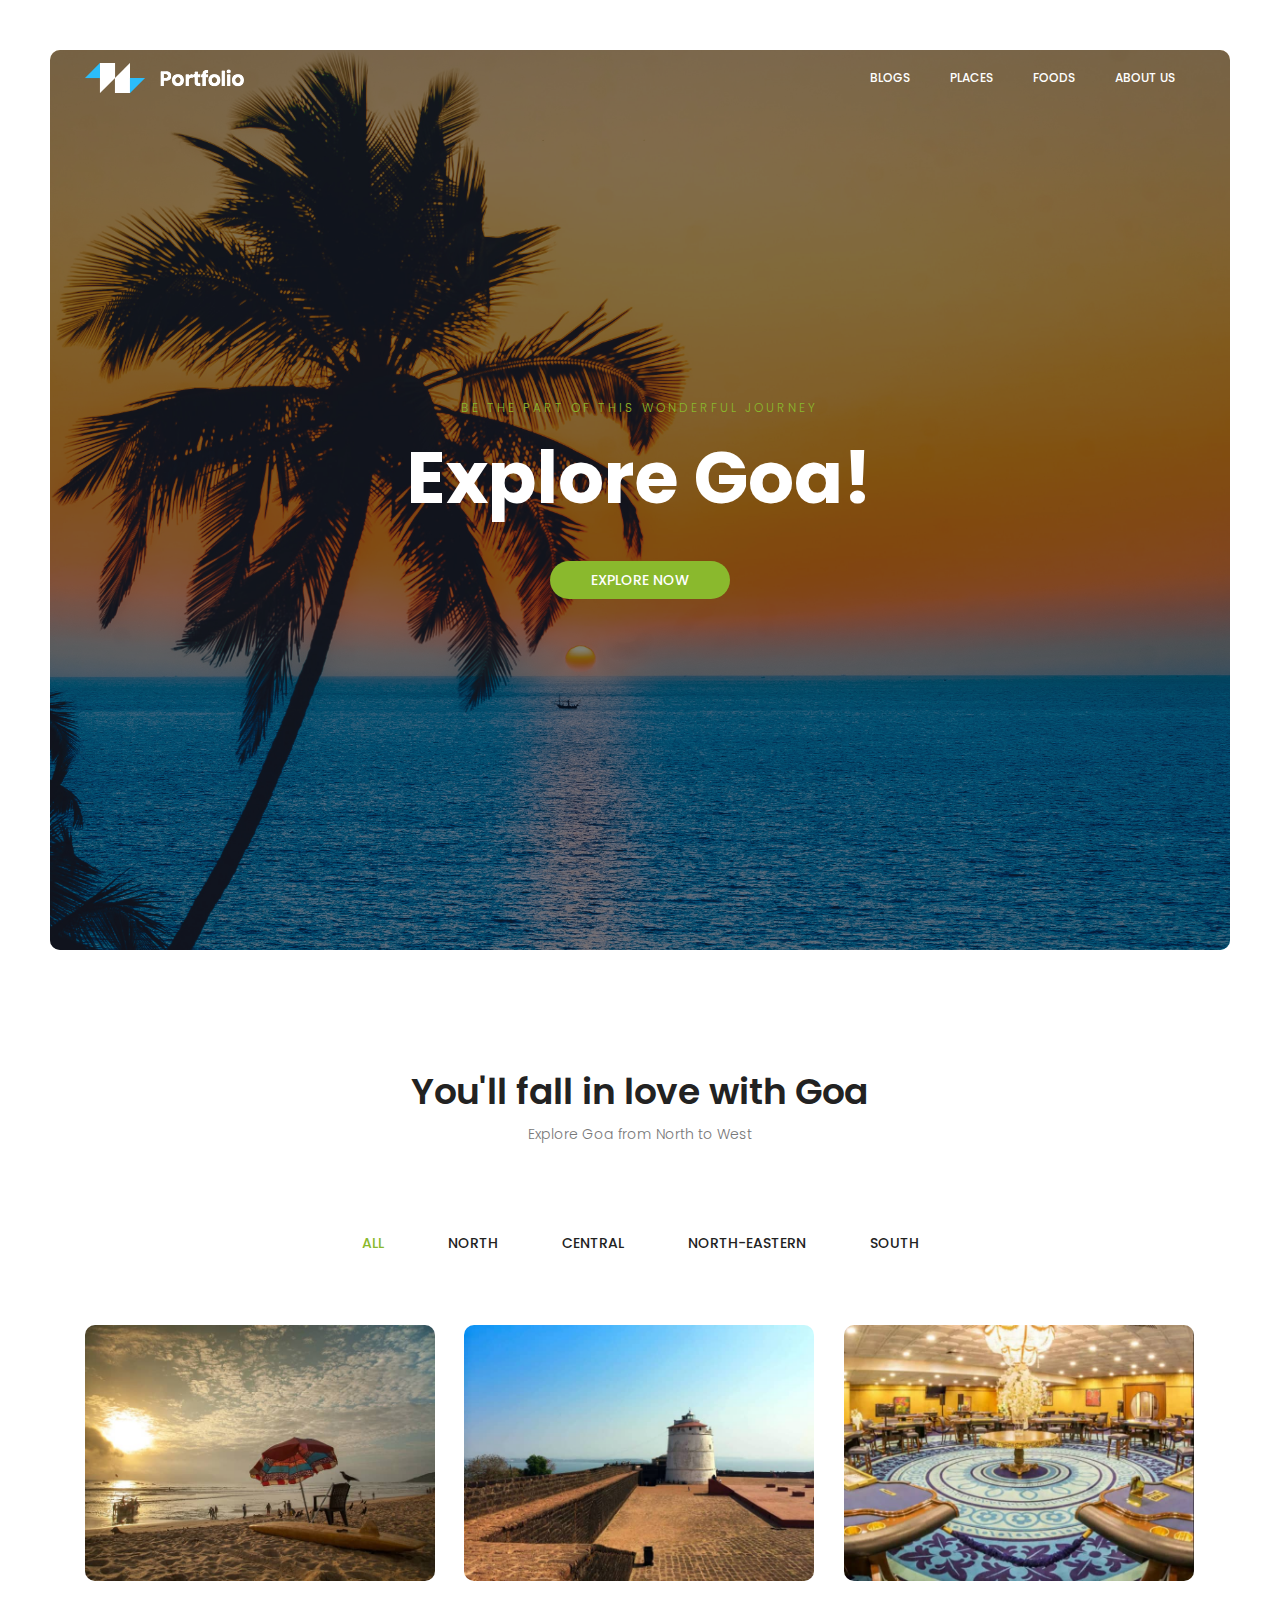
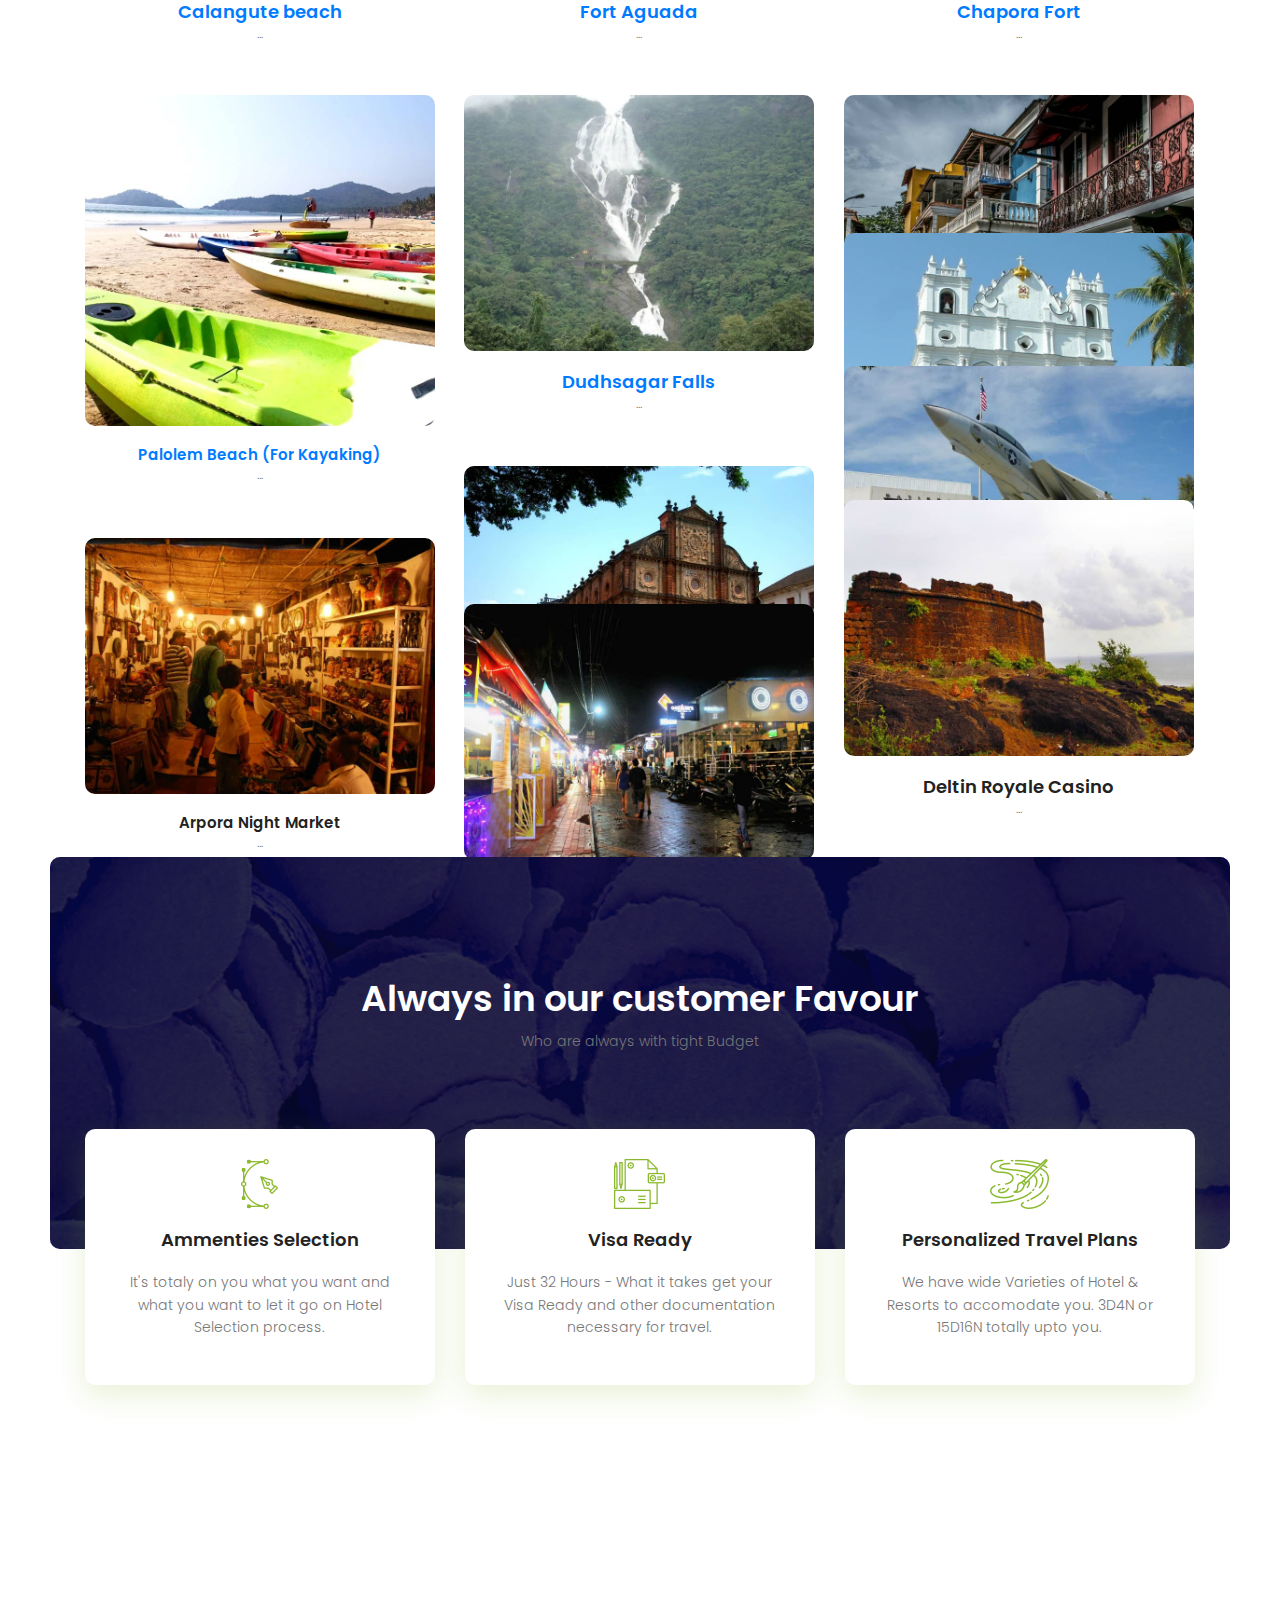
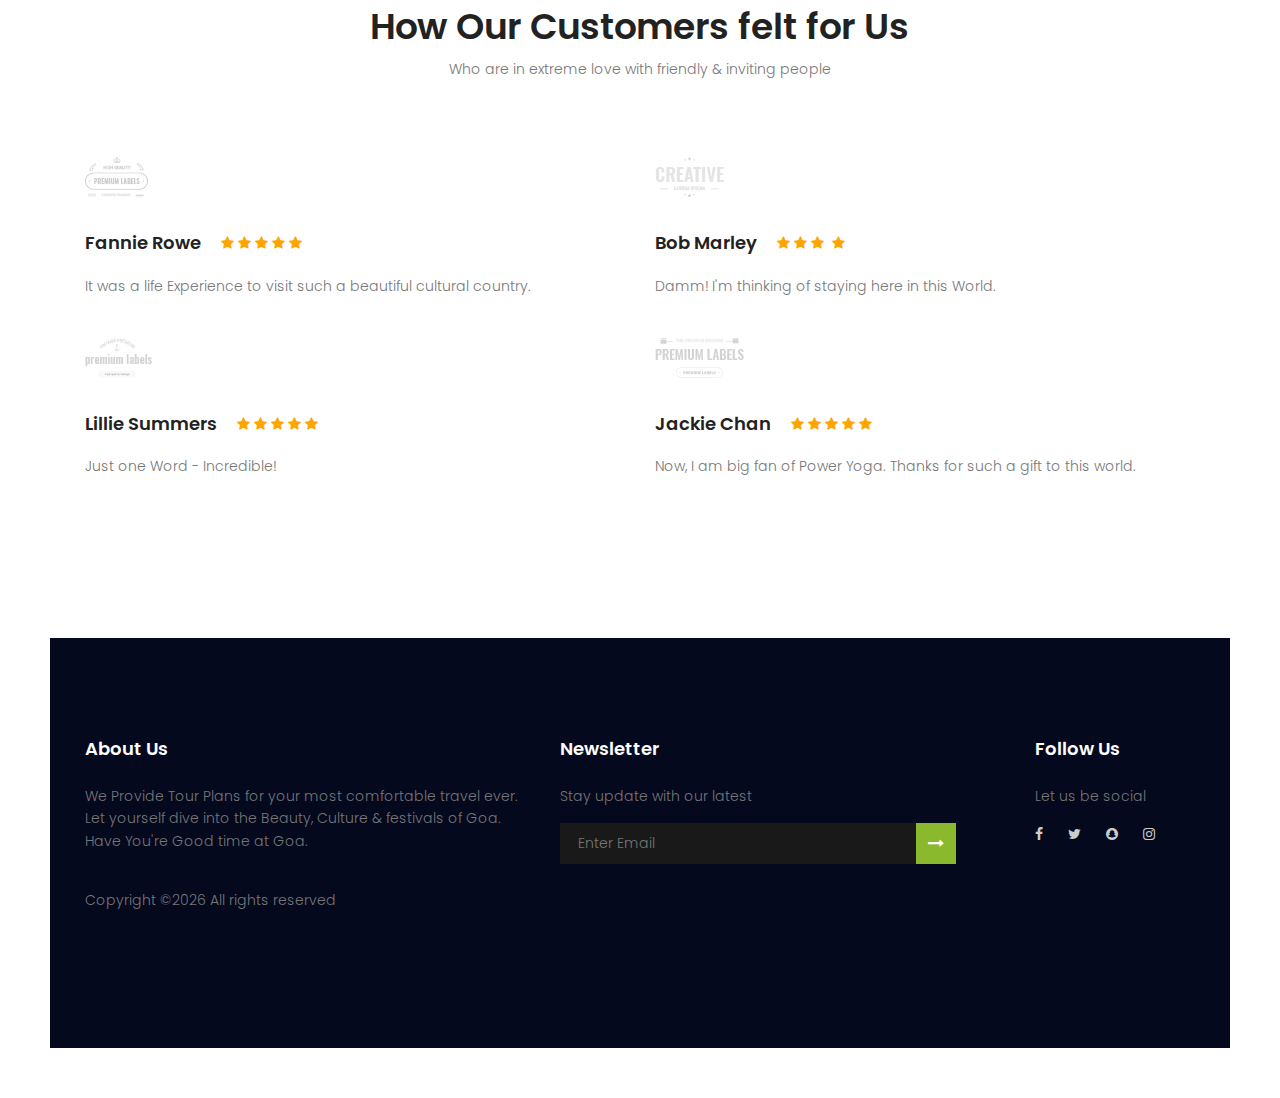
<file: index.html>
<!DOCTYPE html>
	<html lang="zxx" class="no-js">
	<head>
		<!-- Mobile Specific Meta -->
		<meta name="viewport" content="width=device-width, initial-scale=1, shrink-to-fit=no">
		<!-- Favicon-->
		<link rel="shortcut icon" href="img/fav.png">
		<!-- Author Meta -->
		<meta name="author" content="">
		<!-- Meta Description -->
		<meta name="description" content="">
		<!-- Meta Keyword -->
		<meta name="keywords" content="">
		<!-- meta character set -->
		<meta charset="UTF-8">
		<link style="new.css"
		<!-- Site Title -->
		<title>Explore Goa</title>
        <link rel="icon" href="./img/j1.jpg" type="image/jpg">
		<link href="https://fonts.googleapis.com/css?family=Poppins:100,200,400,300,500,600,700" rel="stylesheet"> 
			<!--CSS============================================= -->
			<link rel="stylesheet" href="css/linearicons.css">
			<link rel="stylesheet" href="css/font-awesome.min.css">
			<link rel="stylesheet" href="css/bootstrap.css">
			<link rel="stylesheet" href="css/magnific-popup.css">
			<link rel="stylesheet" href="css/nice-select.css">					
			<link rel="stylesheet" href="css/animate.min.css">
			<link rel="stylesheet" href="css/owl.carousel.css">
			<link rel="stylesheet" href="css/main.css">
		</head>
		<body>
			<div class="protfolio-wrap">

			<!-- Start Header Area -->
			<header class="default-header">
				<nav class="navbar navbar-expand-lg  navbar-light">
					<div class="container">
						  <a class="navbar-brand" href="index.html">
						  	<img src="img/logo.png" alt="">
						  </a>
						  <button class="navbar-toggler" type="button" data-toggle="collapse" data-target="#navbarSupportedContent" aria-controls="navbarSupportedContent" aria-expanded="false" aria-label="Toggle navigation">
						    <span class="text-white lnr lnr-menu"></span>
						  </button>

						  <div class="collapse navbar-collapse justify-content-end align-items-center" id="navbarSupportedContent">
						    <ul class="navbar-nav">
								<li><a href="./Pages-inside/blog.html">Blogs</a></li>
								<li><a href="#portfolio">Places</a></li>
								<li><a href="./Pages-inside/foods.html">Foods</a></li>
								<li><a href="./Pages-inside/About.html">About Us</a></li>
						    </ul>
						  </div>						
					</div>
				</nav>
			</header>
			<!-- End Header Area -->	
				<!-- start banner Area -->
				<section class="banner-area relative" id="home">	
					<div class="overlay overlay-bg"></div>
					<div class="container">
						<div class="row fullscreen d-flex align-items-center justify-content-center">
							<div class="banner-content col-lg-10">
								<h5 class="text-uppercase">Be the part of this Wonderful Journey</h5>
								<h1>
									Explore Goa!				
								</h1>
								<a  href="#Jump" class="primary-btn text-uppercase">Explore Now</a>
							</div>											
						</div>
					</div>
					<div id="Jump"></div>
				</section>
				<!-- End banner Area -->	
				
				<!-- Start portfolio-area Area -->	
				<section class="portfolio-area section-gap" id="portfolio">
				  <div class="container">
						<div class="row d-flex justify-content-center">
							<div class="menu-content col-lg-10">
								<div class="title text-center">
									<h1 class="mb-10"><a id="J" >You'll fall in love with Goa</h1>
									<p>Explore Goa from North to West</p>
								</div>
							</div>
						</div>
				    
				    <div class="filters">
				      <ul>
				        <li class="active" data-filter="*">All</li>
				        <li data-filter=".corporate">North</li>
				        <li data-filter=".personal">Central</li>
				        <li data-filter=".agency">North-Eastern</li>
				        <li data-filter=".portal">South</li>
				      </ul>
				    </div>
				    
				    <div class="filters-content">
				      <div class="row grid">
				        <div class="single-portfolio col-sm-4 all corporate">
				          <div class="item">
				            <img src="img/p1.jpg" alt="Work 1">
				            <div class="p-inner">
				              <h4><a href="./Pages-inside/Beach-Info.html">Calangute beach</a></h4>
				              <div class="cat">...</div>
				            </div>
				          </div>
				        </div>
				        <div class="single-portfolio col-sm-4 all personal">
				          <div class="item">
				            <img src="img/p2.jpg" alt="Work 1">
				            <div class="p-inner">
				              <h4><a href="./Pages-inside/Fort Aguada.html">Fort Aguada</a></h4>
				              <div class="cat">...</div>
				            </div>
				          </div>
				        </div>
				        <div class="single-portfolio col-sm-4 all agency">
				          <div class="item">
				            <img src="img/p9.jpg" alt="Work 1">
				            <div class="p-inner">
				              <h4><a href="/Pages-inside/chaporafort.html">Chapora Fort</a></h4>
				              <div class="cat">...</div>
				            </div>
				          </div>
				        </div>
				        <div class="single-portfolio col-sm-4 all portal">
				          <div class="item">
				            <img src="img/p12.jpg" alt="Work 1">
				            <div class="p-inner">
				              <h5><a href="/Pages-inside/Palolem Beach.html">Palolem Beach (For Kayaking)</a></h5>
				              <div class="cat">...</div>
				            </div>
				          </div>
				        </div>

				        <div class="single-portfolio col-sm-4 all corporate">
				          <div class="item">
				            <img src="img/p5.jpg" alt="Work 1">
				            <div class="p-inner">
				              <h4><a href="Pages-inside/Dudhsagar Falls.html">Dudhsagar Falls</a></h4>
				              <div class="cat">...</div>
				            </div>
				          </div>
				        </div>
				        <div class="single-portfolio col-sm-4 all personal">
				          <div class="item">
				            <img src="img/p6.jpg" alt="Work 1">
				            <div class="p-inner">
				              <h4><a href="/Pages-inside/Fontainhas.html">Fontainhas</a></h4>
				              <div class="cat">...</div>
				            </div>
				          </div>
				        </div>
				        <div class="single-portfolio col-sm-4 all agency">
				          <div class="item">
				            <img src="img/p7.jpg" alt="Work 1">
				            <div class="p-inner">
				              <h5>Reis Magos Fort</h5>
				              <div class="cat">...</div>
				            </div>
				          </div>
				        </div>
				        <div class="single-portfolio col-sm-4 all portal">
				          <div class="item">
				            <img src="img/p10.jpg" alt="Work 1">
				            <div class="p-inner">
				              <h5>Naval Aviation Museum</h5>
				              <div class="cat">...</div>
				            </div>
				          </div>
				        </div>		
				        <div class="single-portfolio col-sm-4 all corporate">
				          <div class="item">
				            <img src="img/p4.jpg" alt="Work 1">
				            <div class="p-inner">
				              <h4>Basilica de Bom Jesus</h4>
				              <div class="cat">...</div>
				            </div>
				          </div>
				        </div>
				        <div class="single-portfolio col-sm-4 all personal">
				          <div class="item">
				            <img src="img/p3.jpg" alt="Work 1">
				            <div class="p-inner">
				              <h4>Deltin Royale Casino</h4>
				              <div class="cat">...</div>
				            </div>
				          </div>
				        </div>
				        <div class="single-portfolio col-sm-4 all agency">
				          <div class="item">
				            <img src="img/p8.jpg" alt="Work 1">
				            <div class="p-inner">
				              <h5>Arpora Night Market</h5>
				              <div class="cat">...</div>
				            </div>
				          </div>
				        </div>
				        <div class="single-portfolio col-sm-4 all portal">
				          <div class="item">
				            <img src="img/p11.jpg" alt="Work 1">
				            <div class="p-inner">
				              <h5>Tito’s Lane</h5>
				              <div class="cat">...</div>
				            </div>
				          </div>
				        </div>					        		        
				        
				      </div>
				    </div>
				    
				  </div>
				</section>
				<!-- End portfolio-area Area -->	

				
				<!-- Start service Area -->
				<section class="service-area section-gap relative" id="service">
					<div class="overlay overlay-bg"></div>	
					<div class="container">
						<div class="row d-flex justify-content-center">
							<div class="menu-content pb-60 col-lg-10">
								<div class="title text-center">
									<h1 class="mb-10 text-white">Always in our customer Favour</h1>
									<p>Who are always with tight Budget</p>
								</div>
							</div>
						</div>	
					</div>	
				</section>
				<!-- End service Area -->
				
				<!-- Start services Area -->
				<section class="services-area pb-100" >
					<div class="container">
						<div class="row">
							<div class="col-lg-4">
								<div class="single-service">
									<img class="img-fluid" src="img/s1.png" alt="">
									<h4>Ammenties Selection</h4>
									<p>
										It's totaly on you what you want and what you want to let it go on Hotel Selection process.
									</p>
								</div>
							</div>
							<div class="col-lg-4">
								<div class="single-service">
									<img class="img-fluid" src="img/s2.png" alt="">
									<h4>Visa Ready</h4>
									<p>
										Just 32 Hours - What it takes get your Visa Ready and other documentation necessary for travel.
									</p>
								</div>
							</div>
							<div class="col-lg-4">
								<div class="single-service">
									<img class="img-fluid" src="img/s3.png" alt="">
									<h4>Personalized Travel Plans</h4>
									<p>
										We have wide Varieties of Hotel &amp; Resorts to accomodate you. 3D4N or 15D16N totally upto you.
									</p>
								</div>
							</div>														
						</div>
					</div>	
				</section>
				<!-- End services Area -->
				
				<!-- Start review Area -->
				<section class="review-area section-gap" id="testimonial">
					<div class="container">
						<div class="row d-flex justify-content-center">
							<div class="menu-content pb-60 col-lg-10">
								<div class="title text-center">
									<h1 class="mb-10">How Our Customers felt for Us</h1>
									<p>Who are in extreme love with friendly &amp; inviting people</p>
								</div>
							</div>
						</div>							
						<div class="row">
							<div class="col-lg-6">
								<div class="single-review">
									<img src="img/c1.png" alt="">
									<div class="title d-flex flex-row">
										<a href="#"><h4>Fannie Rowe</h4></a>									
										<div class="star">
											<span class="fa fa-star checked"></span>
											<span class="fa fa-star checked"></span>
											<span class="fa fa-star checked"></span>
											<span class="fa fa-star checked"></span>
											<span class="fa fa-star checked"></span>
										</div>
									</div>
									<p>
										It was a life Experience to visit such a beautiful cultural country.
									</p>
								</div>	
								<div class="single-review">
									<img src="img/c3.png" alt="">
									<div class="title d-flex flex-row">
										<a href="#"><h4>Lillie Summers</h4></a>									
										<div class="star">
											<span class="fa fa-star checked"></span>
											<span class="fa fa-star checked"></span>
											<span class="fa fa-star checked"></span>
											<span class="fa fa-star checked"></span>
											<span class="fa fa-star checked"></span>
										</div>
									</div>
									<p>
										Just one Word - Incredible!
									</p>
								</div>															
							</div>
							<div class="col-lg-6">
								<div class="single-review">
									<img src="img/c2.png" alt="">
									<div class="title d-flex flex-row">
										<a href="#"><h4>Bob Marley</h4></a>									
										<div class="star">
											<span class="fa fa-star checked"></span>
											<span class="fa fa-star checked"></span>
											<span class="fa fa-star checked"></span>
											<span class="fa fa-starchecked"></span>
											<span class="fa fa-star checked"></span>
										</div>
									</div>
									<p>
										Damm! I'm thinking of staying here in this World.
									</p>
								</div>	
								<div class="single-review">
									<img src="img/c4.png" alt="">
									<div class="title d-flex flex-row">
										<a href="#"><h4>Jackie Chan</h4></a>									
										<div class="star">
											<span class="fa fa-star checked"></span>
											<span class="fa fa-star checked"></span>
											<span class="fa fa-star checked"></span>
											<span class="fa fa-star checked"></span>
											<span class="fa fa-star checked"></span>
										</div>
									</div>
									<p>
										Now, I am big fan of Power Yoga. Thanks for such a gift to this world.
									</p>
								</div>															
							</div>							
						</div>
                    </div>	
				</section>
				<!-- End review Area -->
				

				<!-- start footer Area -->		
				<footer class="footer-area section-gap">
					<div class="container">
						<div class="row">
							<div class="col-lg-5 col-md-6 col-sm-6">
								<div class="single-footer-widget">
									<h6>About Us</h6>
									<p>
										We Provide Tour Plans for your most comfortable travel ever. Let yourself dive into the Beauty, Culture &amp; festivals of Goa. Have You're Good time at Goa.
									</p>
									<p class="footer-text">
Copyright &copy;<script>document.write(new Date().getFullYear());</script> All rights reserved 
								</p>	
								</div>
							</div>
							<div class="col-lg-5  col-md-6 col-sm-6">
								<div class="single-footer-widget">
									<h6>Newsletter</h6>
									<p>Stay update with our latest</p>
									<div class="" id="mc_embed_signup">
							         <form target="_blank"  action="" method="get" class="form-inline">
											<input class="form-control" name="EMAIL" placeholder="Enter Email" onfocus="this.placeholder = ''" onblur="this.placeholder = 'Enter Your Email Here '" required="" type="email">
				                            	<button class="click-btn btn btn-default"><i class="fa fa-long-arrow-right" aria-hidden="true"></i></button>
				                           
											<div class="info"></div>
										</form>
									</div>
								</div>
							</div>						
							<div class="col-lg-2 col-md-6 col-sm-6 social-widget">
								<div class="single-footer-widget">
									<h6>Follow Us</h6>
									<p>Let us be social</p>
									<div class="footer-social d-flex align-items-center">
										<a href="#"><i class="fa fa-facebook"></i></a>
										<a href="#"><i class="fa fa-twitter"></i></a>
										<a href="#"><i class="fa fa-snapchat"></i></a>
										<a href="#"><i class="fa fa-instagram"></i></a>
									</div>
								</div>
							</div>							
						</div>
					</div>
				</footer>	
				<!-- End footer Area -->					
			</div>
			<script src="js/vendor/jquery-2.2.4.min.js"></script>
			<script src="https://cdnjs.cloudflare.com/ajax/libs/popper.js/1.12.9/umd/popper.min.js" integrity="sha384-ApNbgh9B+Y1QKtv3Rn7W3mgPxhU9K/ScQsAP7hUibX39j7fakFPskvXusvfa0b4Q" crossorigin="anonymous"></script>
			<script src="js/vendor/bootstrap.min.js"></script>			
  			<script src="js/easing.min.js"></script>			
			<script src="js/jquery.ajaxchimp.min.js"></script>
			<script src="js/jquery.magnific-popup.min.js"></script>	
			<script src="js/owl.carousel.min.js"></script>			
			<script src="js/jquery.sticky.js"></script>			
			<script src="js/jquery.nice-select.min.js"></script>			
			<script src="js/parallax.min.js"></script>	
			<script src="js/mail-script.js"></script>
			<script src="js/isotope.pkgd.min.js"></script>	
			<script src="js/main.js"></script>	
		</body>
	</html>
</file>
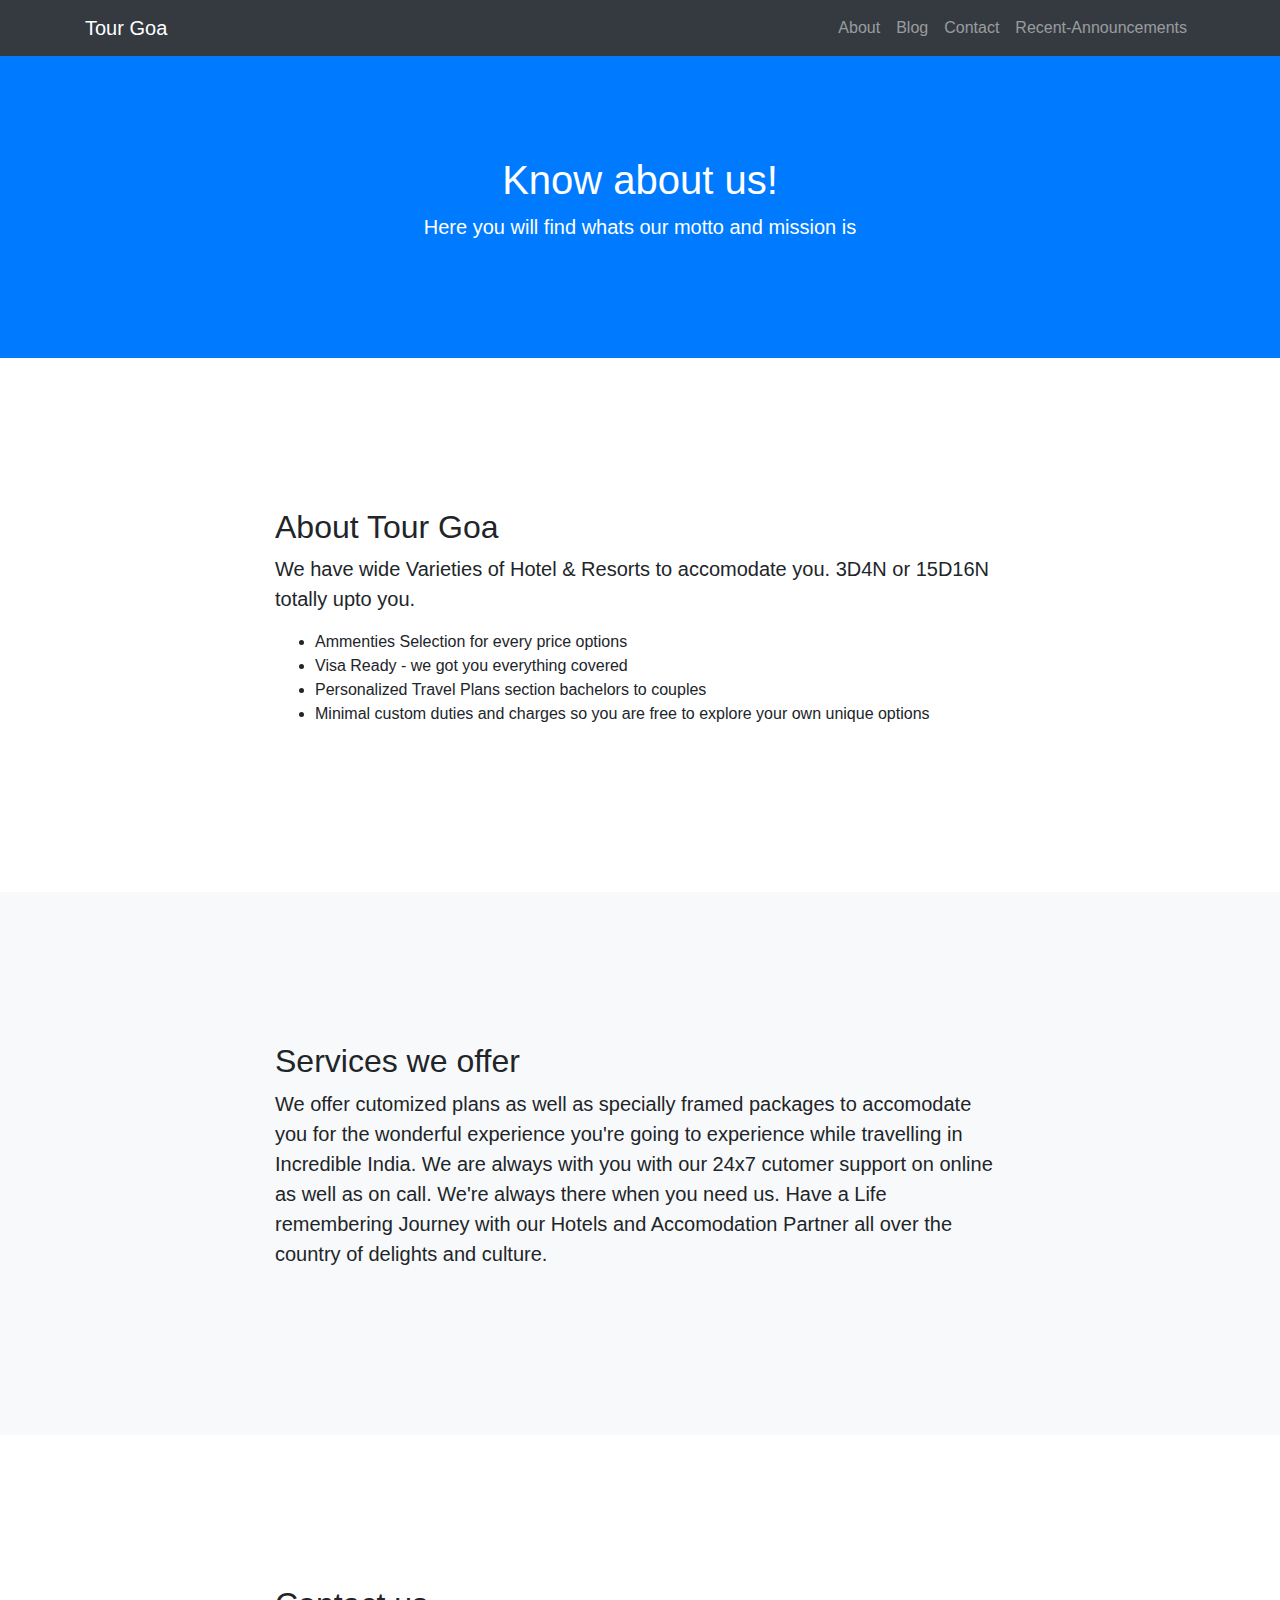
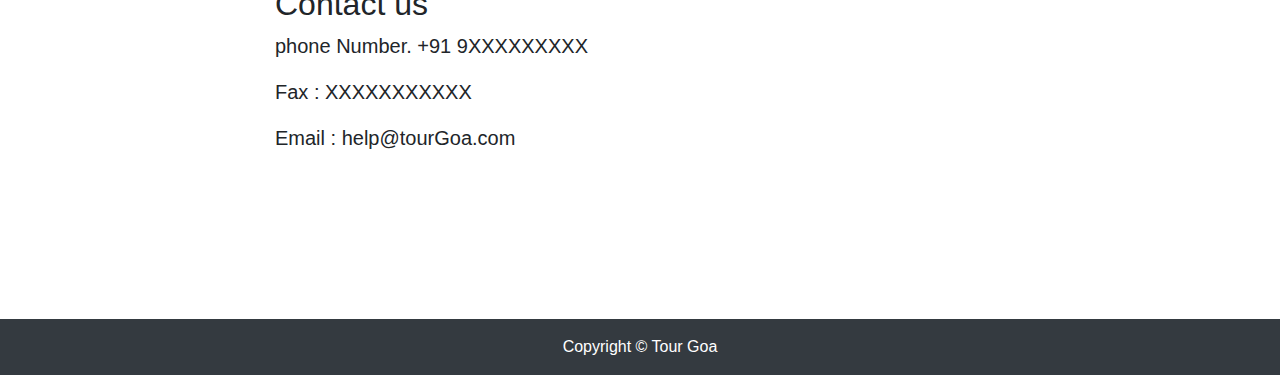
<file: Pages-inside/About.html>
<!DOCTYPE html>
<html lang="en">

<head>

  <meta charset="utf-8">
  <meta name="viewport" content="width=device-width, initial-scale=1, shrink-to-fit=no">
  <meta name="description" content="">
  <meta name="author" content="">

  <title>About Us - Tour Goa</title>

  <!-- Bootstrap core CSS -->
  <link href="./bootstrap/css/bootstrap.min.css" rel="stylesheet">

  <!-- Custom styles for this template -->
  <link href="css/scrolling-nav.css" rel="stylesheet">

</head>

<body id="page-top">

  <!-- Navigation -->
  <nav class="navbar navbar-expand-lg navbar-dark bg-dark fixed-top" id="mainNav">
    <div class="container">
      <a class="navbar-brand js-scroll-trigger" href="/index.html">Tour Goa</a>
      <button class="navbar-toggler navbar-toggler-right" type="button" data-toggle="collapse" data-target="#navbarResponsive" aria-controls="navbarResponsive" aria-expanded="false" aria-label="Toggle navigation">
        <span class="navbar-toggler-icon"></span>
      </button>
      <div class="collapse navbar-collapse " id="navbarResponsive">
        <ul class="navbar-nav ml-auto">
          <li class="nav-item">
            <a class="nav-link js-scroll-trigger" href="#about">About</a>
          </li>
          <li class="nav-item">
            <a class="nav-link js-scroll-trigger" href="/Pages-inside/blog.html">Blog</a>
          </li>
          <li class="nav-item">
            <a class="nav-link js-scroll-trigger" href="#contact">Contact</a>
          </li>
            <li class="nav-item">
            <a class="nav-link js-scroll-trigger" href="Recent-Announcement.html" target="_blank">Recent-Announcements</a>
          </li>
        </ul>
      </div>
    </div>
  </nav>

  <header class="bg-primary text-white">
    <div class="container text-center">
      <h1>Know about us!</h1>
      <p class="lead">Here you will find whats our motto and mission is</p>
    </div>
  </header>

  <section id="about">
    <div class="container">
      <div class="row">
        <div class="col-lg-8 mx-auto">
          <h2>About Tour Goa</h2>
          <p class="lead">We have wide Varieties of Hotel & Resorts to accomodate you. 3D4N or 15D16N totally upto you.</p>
          <ul>
            <li>Ammenties Selection for every price options</li>
            <li>Visa Ready - we got you everything covered</li>
            <li>Personalized Travel Plans section bachelors to couples</li>
            <li>Minimal custom duties and charges so you are free to explore your own unique options</li>
          </ul>
        </div>
      </div>
    </div>
  </section>

  <section id="services" class="bg-light">
    <div class="container">
      <div class="row">
        <div class="col-lg-8 mx-auto">
          <h2>Services we offer</h2>
          <p class="lead">We offer cutomized plans as well as specially framed packages to accomodate you for the wonderful experience you're going to experience while travelling in Incredible India. We are always with you with our 24x7 cutomer support on online as well as on call. We're always there when you need us. Have a Life remembering Journey with our Hotels and Accomodation Partner all over the country of delights and culture.</p>
        </div>
      </div>
    </div>
  </section>

  <section id="contact">
    <div class="container">
      <div class="row">
        <div class="col-lg-8 mx-auto">
          <h2>Contact us</h2>
            <p class="lead">phone Number. +91 9XXXXXXXXX</p>
            <p class="lead">Fax : XXXXXXXXXXX</p>
            <p class="lead">Email : help@tourGoa.com</p>
        </div>
      </div>
    </div>
  </section>

  <!-- Footer -->
  <footer class="py-3 bg-dark">
    <div class="container">
      <p class="m-0 text-center text-white">Copyright &copy; Tour Goa</p>
    </div>
  </footer>



</body>

</html>
</file>
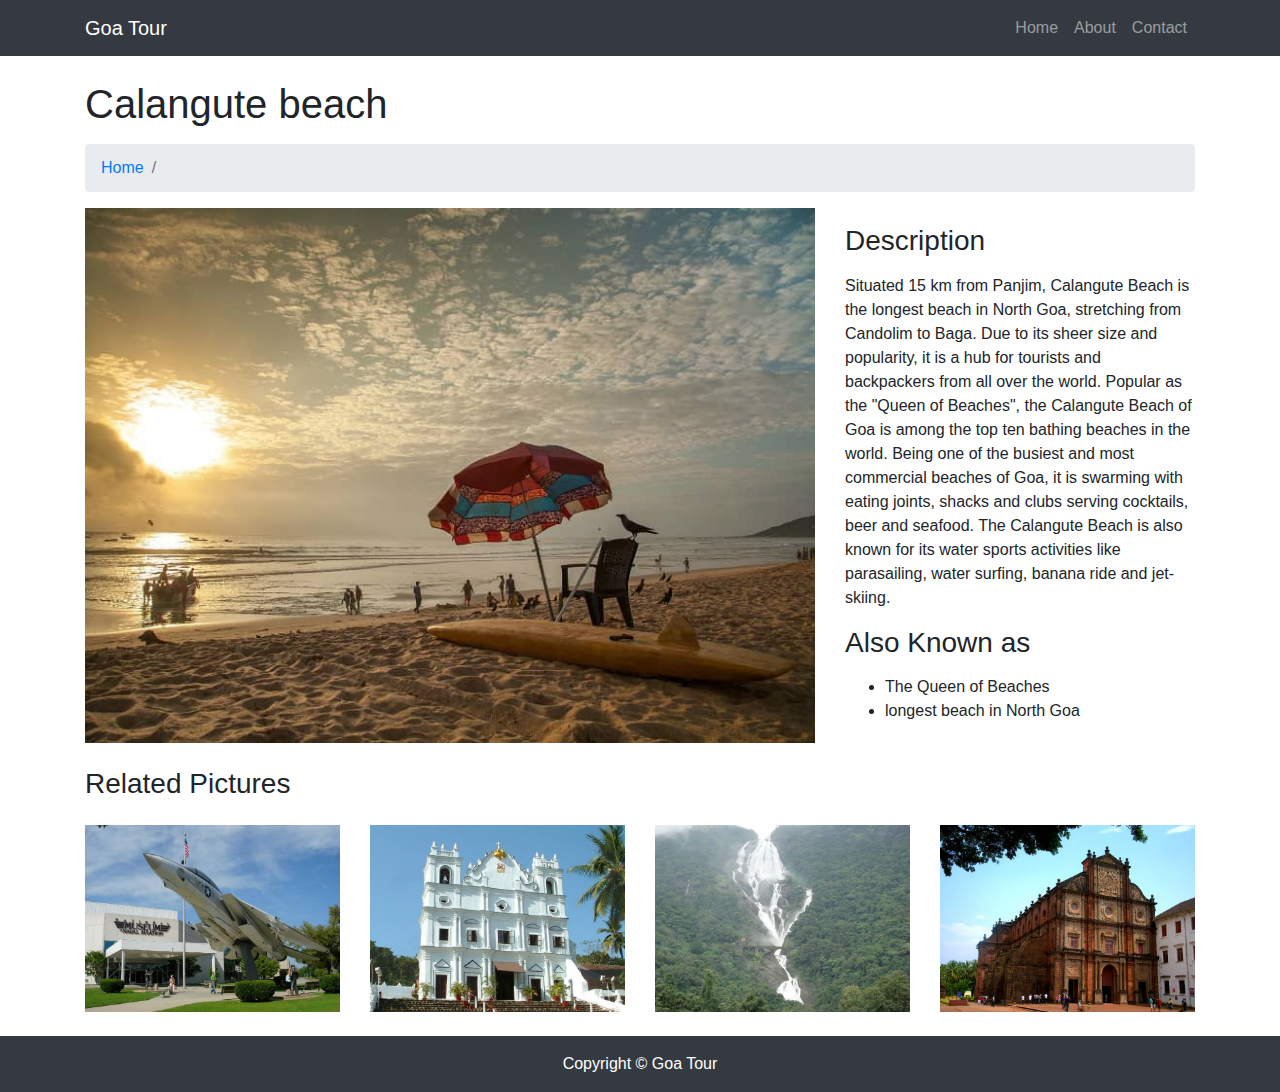
<file: Pages-inside/Beach-Info.html>
<!DOCTYPE html>
<html lang="en">

<head>

  <meta charset="utf-8">
  <meta name="viewport" content="width=device-width, initial-scale=1, shrink-to-fit=no">
  <meta name="description" content="">
  <meta name="author" content="">

  <title>Explore Goa</title>

  <!-- Bootstrap core CSS -->
  <link href="vendor/bootstrap/css/bootstrap.min.css" rel="stylesheet">

  <!-- Custom styles for this template -->
  <link href="css/goldentemple.css" rel="stylesheet">

</head>

<body>

  <!-- Navigation -->
  <nav class="navbar fixed-top navbar-expand-lg navbar-dark bg-dark fixed-top">
    <div class="container">
      <a class="navbar-brand" href="/index.html">Goa Tour</a>
      <button class="navbar-toggler navbar-toggler-right" type="button" data-toggle="collapse" data-target="#navbarResponsive" aria-controls="navbarResponsive" aria-expanded="false" aria-label="Toggle navigation">
        <span class="navbar-toggler-icon"></span>
      </button>
      <div class="collapse navbar-collapse" id="navbarResponsive">
        <ul class="navbar-nav ml-auto">
          <li class="nav-item">
            <a class="nav-link" href="/index.html">Home</a>
          </li>
          <li class="nav-item">
            <a class="nav-link" href="about.html">About</a>
          </li>
          <li class="nav-item">
            <a class="nav-link" href="#">Contact</a>
          </li>
        </ul>
      </div>
    </div>
  </nav>

  <!-- Page Content -->
  <div class="container">

    <!-- Page Heading/Breadcrumbs -->
    <h1 class="mt-4 mb-3">Calangute beach
      <small></small>
    </h1>

    <ol class="breadcrumb">
      <li class="breadcrumb-item">
        <a href="/index.html">Home</a>
      </li>
      <li class="breadcrumb-item active"></li>
    </ol>

    <!-- Portfolio Item Row -->
    <div class="row">

      <div class="col-md-8">
        <img class="img-fluid" src="./img/p1.jpg" alt="">
      </div>

      <div class="col-md-4">
        <h3 class="my-3">Description</h3>
        <p>Situated 15 km from Panjim, Calangute Beach is the longest beach in North Goa, stretching from Candolim to Baga. Due to its sheer size and popularity, it is a hub for tourists and backpackers from all over the world.

          Popular as the "Queen of Beaches", the Calangute Beach of Goa is among the top ten bathing beaches in the world. Being one of the busiest and most commercial beaches of Goa, it is swarming with eating joints, shacks and clubs serving cocktails, beer and seafood. The Calangute Beach is also known for its water sports activities like parasailing, water surfing, banana ride and jet-skiing. </p>
        <h3 class="my-3">Also Known as</h3>
        <ul>
          <li>The Queen of Beaches</li>
          <li>longest beach in North Goa</li>
          
        </ul>
      </div>

    </div>
    <!-- /.row -->

    <!-- Related Projects Row -->
    <h3 class="my-4">Related Pictures</h3>

    <div class="row">

      <div class="col-md-3 col-sm-6 mb-4">
        <a href="#">
          <img class="img-fluid" src="./img/p10.jpg" alt="">
        </a>
      </div>

      <div class="col-md-3 col-sm-6 mb-4">
        <a href="#">
          <img class="img-fluid" src="./img/p7.jpg" alt="">
        </a>
      </div>

      <div class="col-md-3 col-sm-6 mb-4">
        <a href="#">
          <img class="img-fluid" src="./img/p5.jpg" alt="">
        </a>
      </div>

      <div class="col-md-3 col-sm-6 mb-4">
        <a href="#">
          <img class="img-fluid" src="./img/p4.jpg" alt="">
        </a>
      </div>

    </div>
    <!-- /.row -->

  </div>
  <!-- /.container -->

  <!-- Footer -->
  <footer class="py-3 bg-dark">
    <div class="container">
      <p class="m-0 text-center text-white">Copyright &copy; Goa Tour</p>
    </div>
    <!-- /.container -->
  </footer>

  <!-- Bootstrap core JavaScript -->
  <script src="vendor/jquery/jquery.min.js"></script>
  <script src="vendor/bootstrap/js/bootstrap.bundle.min.js"></script>

</body>

</html>
</file>
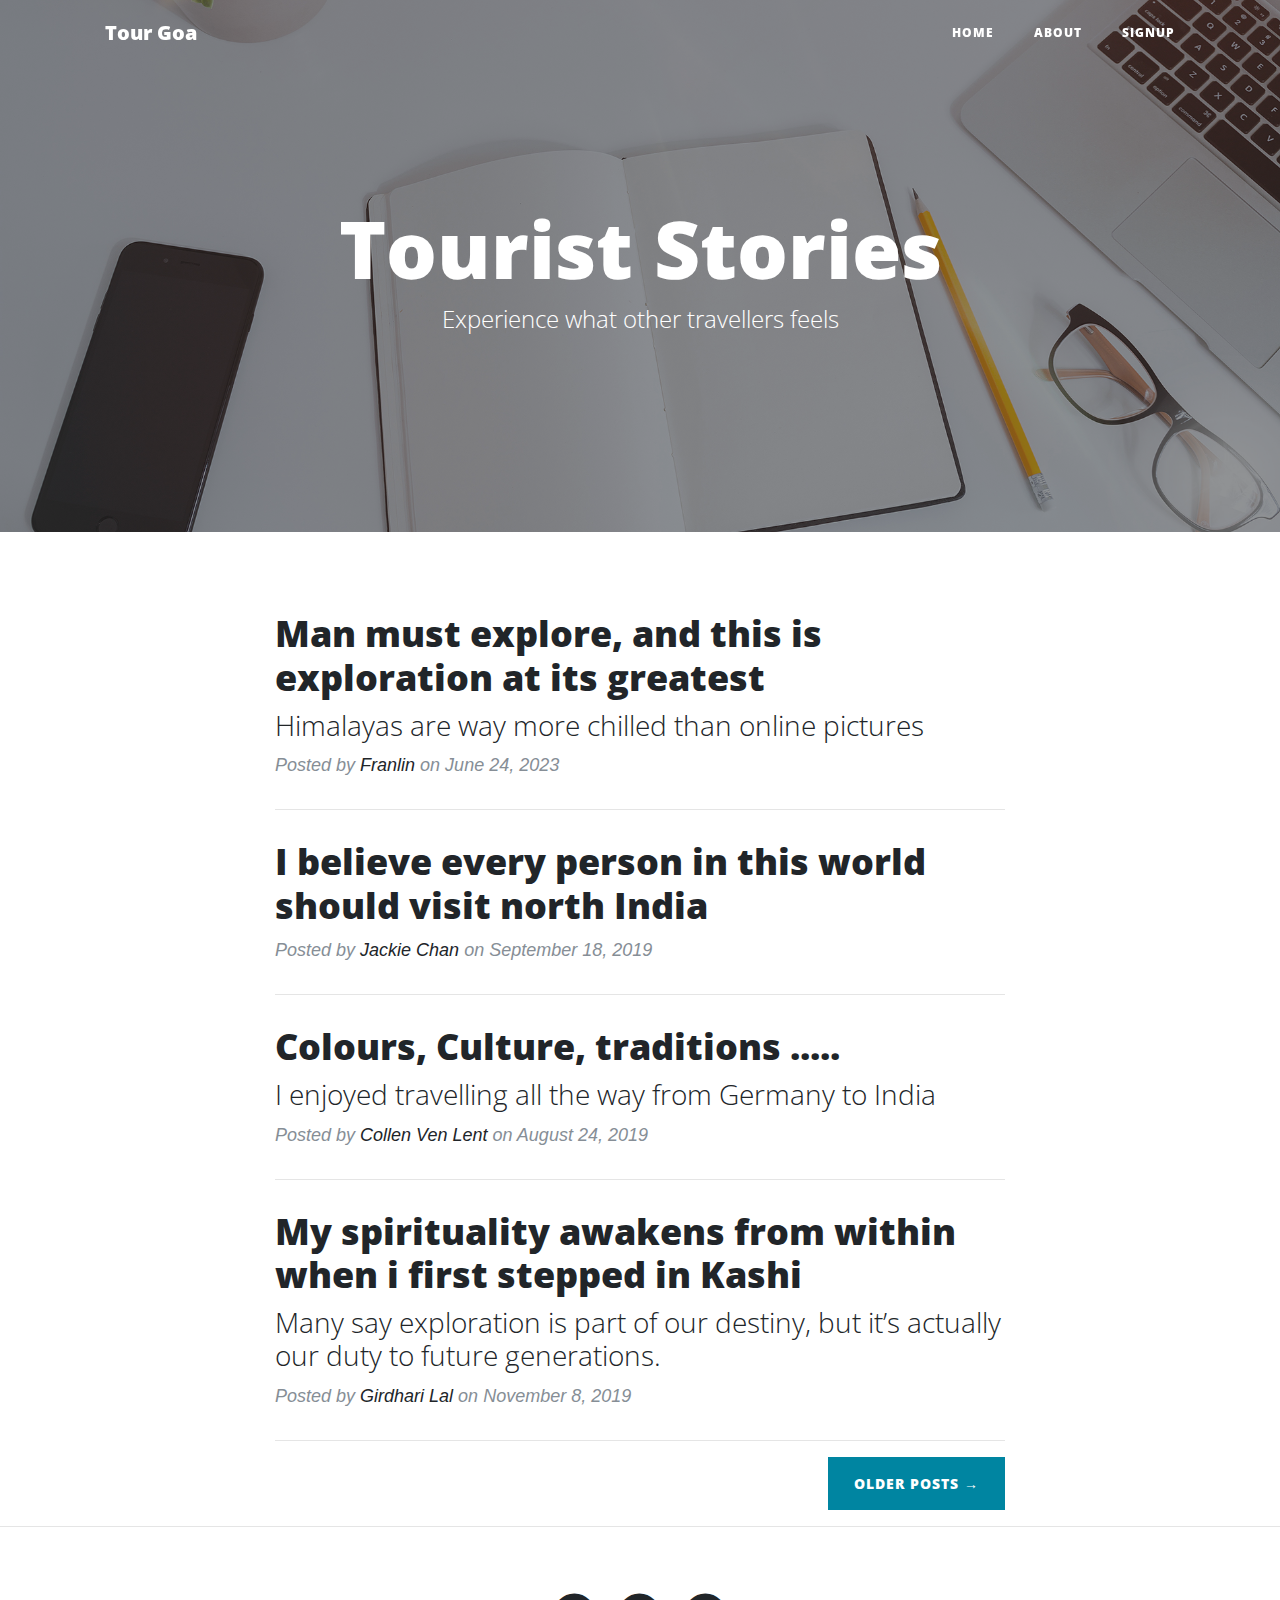
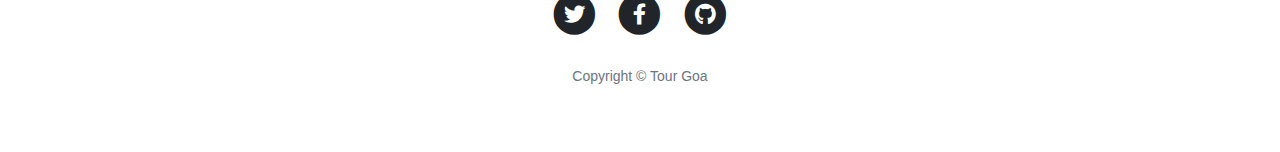
<file: Pages-inside/blog.html>
<!DOCTYPE html>
<html lang="en">

<head>

  <meta charset="utf-8">
  <meta name="viewport" content="width=device-width, initial-scale=1, shrink-to-fit=no">
  <meta name="description" content="">
  <meta name="author" content="">

  <title>Tour Goa</title>

  <!-- Bootstrap core CSS -->
  <link href="vendor/bootstrap/css/bootstrap.min.css" rel="stylesheet">

  <!-- Custom fonts for this template -->
  <link href="vendor/fontawesome-free/css/all.min.css" rel="stylesheet" type="text/css">
  <link href='https://fonts.googleapis.com/css?family=Lora:400,700,400italic,700italic' rel='stylesheet' type='text/css'>
  <link href='https://fonts.googleapis.com/css?family=Open+Sans:300italic,400italic,600italic,700italic,800italic,400,300,600,700,800' rel='stylesheet' type='text/css'>

  <!-- Custom styles for this template -->
  <link href="css/clean-blog.min.css" rel="stylesheet">

</head>

<body>

  <!-- Navigation -->
  <nav class="navbar navbar-expand-lg navbar-light fixed-top" id="mainNav">
    <div class="container">
      <a class="navbar-brand" href="/index.html">Tour Goa</a>
      <button class="navbar-toggler navbar-toggler-right" type="button" data-toggle="collapse" data-target="#navbarResponsive" aria-controls="navbarResponsive" aria-expanded="false" aria-label="Toggle navigation">
        Menu
        <i class="fas fa-bars"></i>
      </button>
      <div class="collapse navbar-collapse" id="navbarResponsive">
        <ul class="navbar-nav ml-auto">
          <li class="nav-item">
            <a class="nav-link" href="/index.html">Home</a>
          </li>
          <li class="nav-item">
            <a class="nav-link" href="About.html">About</a>
          </li>
            <li class="nav-item">
            <a class="nav-link" href="SignUp.html">SignUp</a>
          </li>
        </ul>
      </div>
    </div>
  </nav>

  <!-- Page Header -->
  <header class="masthead" style="background-image: url('img/home-bg.jpg')">
    <div class="overlay"></div>
    <div class="container">
      <div class="row">
        <div class="col-lg-8 col-md-10 mx-auto">
          <div class="site-heading">
            <h1>Tourist Stories</h1>
            <span class="subheading">Experience what other travellers feels</span>
          </div>
        </div>
      </div>
    </div>
  </header>

  <!-- Main Content -->
  <div class="container">
    <div class="row">
      <div class="col-lg-8 col-md-10 mx-auto">
        <div class="post-preview">
          <a href="#">
            <h2 class="post-title">
              Man must explore, and this is exploration at its greatest
            </h2>
            <h3 class="post-subtitle">
              Himalayas are way more chilled than online pictures
            </h3>
          </a>
          <p class="post-meta">Posted by
            <a href="#">Franlin</a>
            on June 24, 2023</p>
        </div>
        <hr>
        <div class="post-preview">
          <a href="#">
            <h2 class="post-title">
              I believe every person in this world should visit north India
            </h2>
          </a>
          <p class="post-meta">Posted by
            <a href="#">Jackie Chan</a>
            on September 18, 2019</p>
        </div>
        <hr>
        <div class="post-preview">
          <a href="#">
            <h2 class="post-title">
              Colours, Culture, traditions .....
            </h2>
            <h3 class="post-subtitle">
              I enjoyed travelling all the way from Germany to India
            </h3>
          </a>
          <p class="post-meta">Posted by
            <a href="#">Collen Ven Lent</a>
            on August 24, 2019</p>
        </div>
        <hr>
        <div class="post-preview">
          <a href="#">
            <h2 class="post-title">
              My spirituality awakens from within when i first stepped in Kashi
            </h2>
            <h3 class="post-subtitle">
              Many say exploration is part of our destiny, but it’s actually our duty to future generations.
            </h3>
          </a>
          <p class="post-meta">Posted by
            <a href="#">Girdhari Lal</a>
            on November 8, 2019</p>
        </div>
        <hr>
        <!-- Pager -->
        <div class="clearfix">
          <a class="btn btn-primary float-right" href="#">Older Posts &rarr;</a>
        </div>
      </div>
    </div>
  </div>

  <hr>

  <!-- Footer -->
  <footer>
    <div class="container">
      <div class="row">
        <div class="col-lg-8 col-md-10 mx-auto">
          <ul class="list-inline text-center">
            <li class="list-inline-item">
              <a href="#">
                <span class="fa-stack fa-lg">
                  <i class="fas fa-circle fa-stack-2x"></i>
                  <i class="fab fa-twitter fa-stack-1x fa-inverse"></i>
                </span>
              </a>
            </li>
            <li class="list-inline-item">
              <a href="#">
                <span class="fa-stack fa-lg">
                  <i class="fas fa-circle fa-stack-2x"></i>
                  <i class="fab fa-facebook-f fa-stack-1x fa-inverse"></i>
                </span>
              </a>
            </li>
            <li class="list-inline-item">
              <a href="#">
                <span class="fa-stack fa-lg">
                  <i class="fas fa-circle fa-stack-2x"></i>
                  <i class="fab fa-github fa-stack-1x fa-inverse"></i>
                </span>
              </a>
            </li>
          </ul>
          <p class="copyright text-muted">Copyright &copy; Tour Goa</p>
        </div>
      </div>
    </div>
  </footer>

  <!-- Bootstrap core JavaScript -->
  <script src="vendor/jquery/jquery.min.js"></script>
  <script src="vendor/bootstrap/js/bootstrap.bundle.min.js"></script>

  <!-- Custom scripts for this template -->
  <script src="js/clean-blog.min.js"></script>

</body>

</html>
</file>
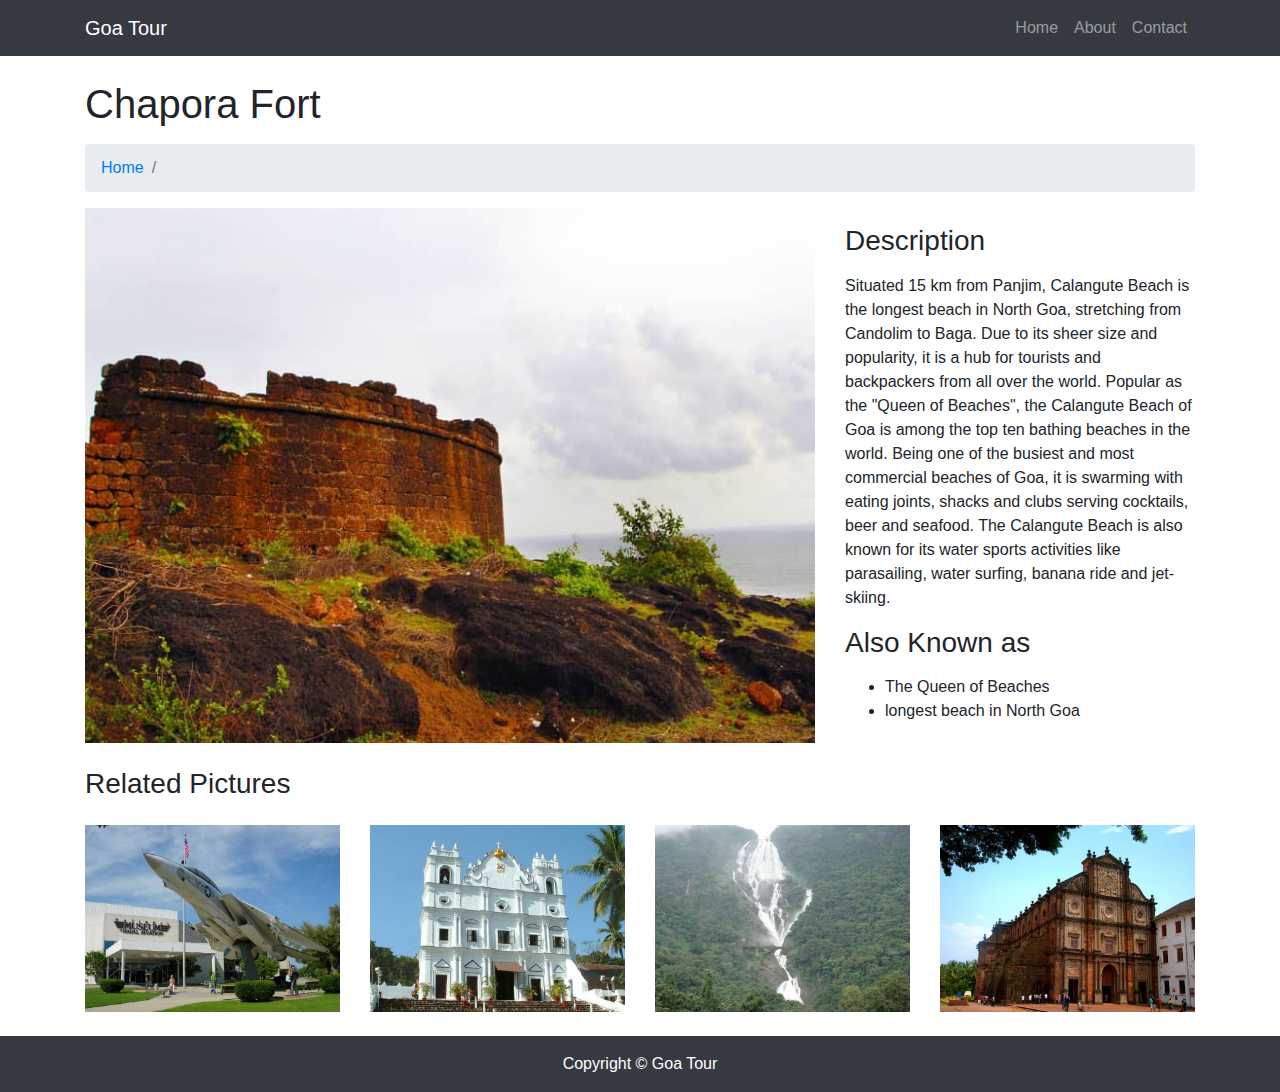
<file: Pages-inside/chaporafort.html>
<!DOCTYPE html>
<html lang="en">

<head>

  <meta charset="utf-8">
  <meta name="viewport" content="width=device-width, initial-scale=1, shrink-to-fit=no">
  <meta name="description" content="">
  <meta name="author" content="">

  <title>Explore Goa</title>

  <!-- Bootstrap core CSS -->
  <link href="vendor/bootstrap/css/bootstrap.min.css" rel="stylesheet">

  <!-- Custom styles for this template -->
  <link href="css/goldentemple.css" rel="stylesheet">

</head>

<body>

  <!-- Navigation -->
  <nav class="navbar fixed-top navbar-expand-lg navbar-dark bg-dark fixed-top">
    <div class="container">
      <a class="navbar-brand" href="/index.html">Goa Tour</a>
      <button class="navbar-toggler navbar-toggler-right" type="button" data-toggle="collapse" data-target="#navbarResponsive" aria-controls="navbarResponsive" aria-expanded="false" aria-label="Toggle navigation">
        <span class="navbar-toggler-icon"></span>
      </button>
      <div class="collapse navbar-collapse" id="navbarResponsive">
        <ul class="navbar-nav ml-auto">
          <li class="nav-item">
            <a class="nav-link" href="/index.html">Home</a>
          </li>
          <li class="nav-item">
            <a class="nav-link" href="about.html">About</a>
          </li>
          <li class="nav-item">
            <a class="nav-link" href="contact.html">Contact</a>
          </li>
        </ul>
      </div>
    </div>
  </nav>

  <!-- Page Content -->
  <div class="container">

    <!-- Page Heading/Breadcrumbs -->
    <h1 class="mt-4 mb-3">Chapora Fort
      <small></small>
    </h1>

    <ol class="breadcrumb">
      <li class="breadcrumb-item">
        <a href="/index.html">Home</a>
      </li>
      <li class="breadcrumb-item active"></li>
    </ol>

    <!-- Portfolio Item Row -->
    <div class="row">

      <div class="col-md-8">
        <img class="img-fluid" src="./img/p3.jpg" alt="">
      </div>

      <div class="col-md-4">
        <h3 class="my-3">Description</h3>
        <p>Situated 15 km from Panjim, Calangute Beach is the longest beach in North Goa, stretching from Candolim to Baga. Due to its sheer size and popularity, it is a hub for tourists and backpackers from all over the world.

          Popular as the "Queen of Beaches", the Calangute Beach of Goa is among the top ten bathing beaches in the world. Being one of the busiest and most commercial beaches of Goa, it is swarming with eating joints, shacks and clubs serving cocktails, beer and seafood. The Calangute Beach is also known for its water sports activities like parasailing, water surfing, banana ride and jet-skiing. </p>
        <h3 class="my-3">Also Known as</h3>
        <ul>
          <li>The Queen of Beaches</li>
          <li>longest beach in North Goa</li>
          
        </ul>
      </div>

    </div>
    <!-- /.row -->

    <!-- Related Projects Row -->
    <h3 class="my-4">Related Pictures</h3>

    <div class="row">

      <div class="col-md-3 col-sm-6 mb-4">
        <a href="#">
          <img class="img-fluid" src="./img/p10.jpg" alt="">
        </a>
      </div>

      <div class="col-md-3 col-sm-6 mb-4">
        <a href="#">
          <img class="img-fluid" src="./img/p7.jpg" alt="">
        </a>
      </div>

      <div class="col-md-3 col-sm-6 mb-4">
        <a href="#">
          <img class="img-fluid" src="./img/p5.jpg" alt="">
        </a>
      </div>

      <div class="col-md-3 col-sm-6 mb-4">
        <a href="#">
          <img class="img-fluid" src="./img/p4.jpg" alt="">
        </a>
      </div>

    </div>
    <!-- /.row -->

  </div>
  <!-- /.container -->

  <!-- Footer -->
  <footer class="py-3 bg-dark">
    <div class="container">
      <p class="m-0 text-center text-white">Copyright &copy; Goa Tour</p>
    </div>
    <!-- /.container -->
  </footer>

  <!-- Bootstrap core JavaScript -->
  <script src="vendor/jquery/jquery.min.js"></script>
  <script src="vendor/bootstrap/js/bootstrap.bundle.min.js"></script>

</body>

</html>
</file>
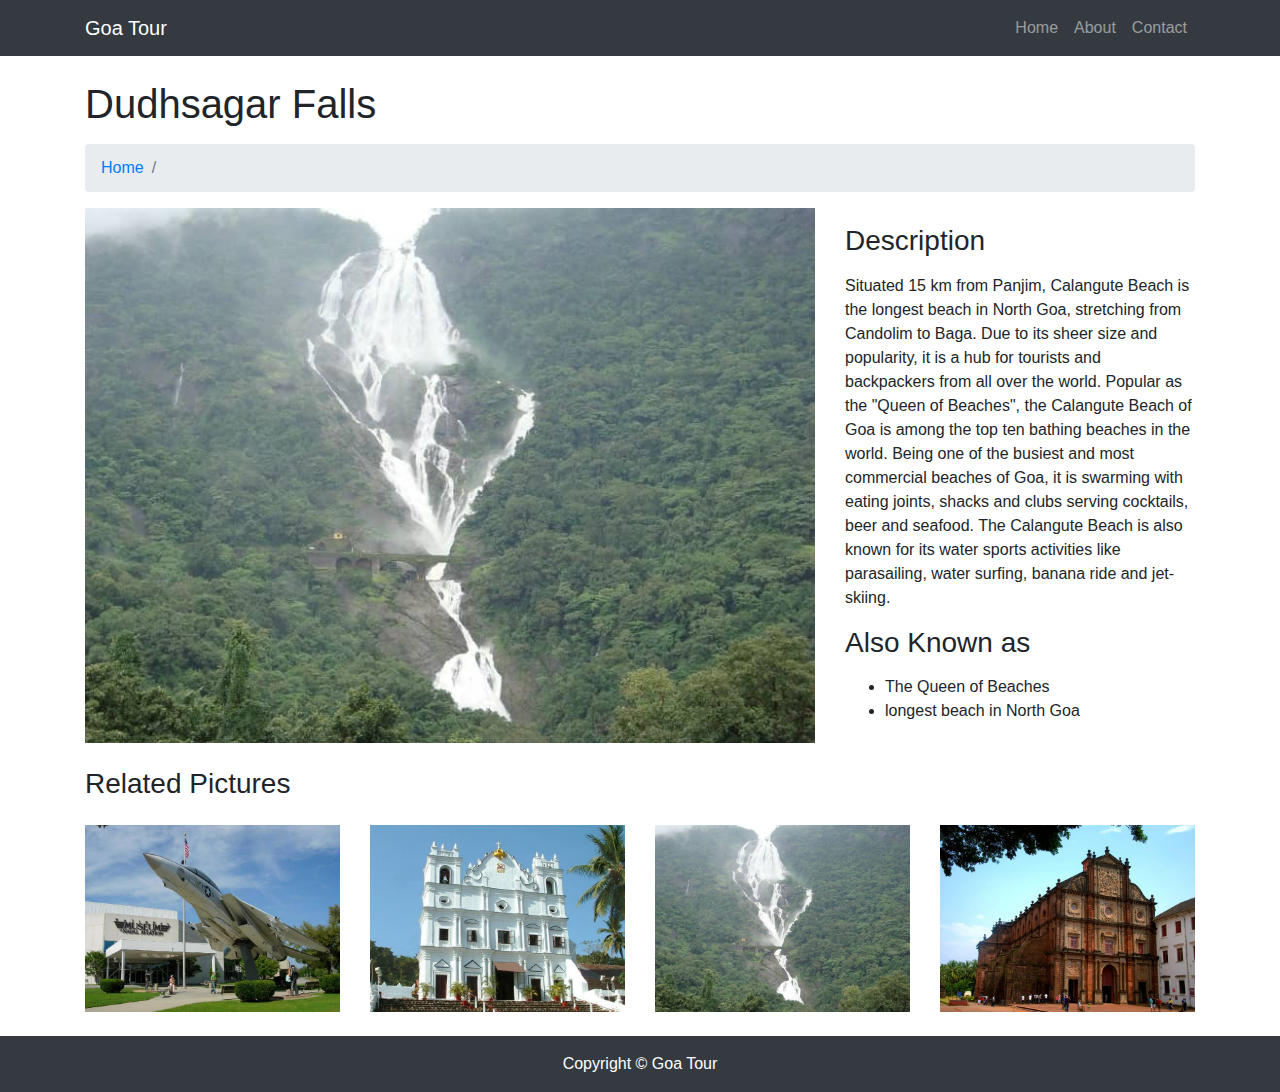
<file: Pages-inside/Dudhsagar Falls.html>
<!DOCTYPE html>
<html lang="en">

<head>

  <meta charset="utf-8">
  <meta name="viewport" content="width=device-width, initial-scale=1, shrink-to-fit=no">
  <meta name="description" content="">
  <meta name="author" content="">

  <title>Explore Goa</title>

  <!-- Bootstrap core CSS -->
  <link href="vendor/bootstrap/css/bootstrap.min.css" rel="stylesheet">

  <!-- Custom styles for this template -->
  <link href="css/goldentemple.css" rel="stylesheet">

</head>

<body>

  <!-- Navigation -->
  <nav class="navbar fixed-top navbar-expand-lg navbar-dark bg-dark fixed-top">
    <div class="container">
      <a class="navbar-brand" href="/index.html">Goa Tour</a>
      <button class="navbar-toggler navbar-toggler-right" type="button" data-toggle="collapse" data-target="#navbarResponsive" aria-controls="navbarResponsive" aria-expanded="false" aria-label="Toggle navigation">
        <span class="navbar-toggler-icon"></span>
      </button>
      <div class="collapse navbar-collapse" id="navbarResponsive">
        <ul class="navbar-nav ml-auto">
          <li class="nav-item">
            <a class="nav-link" href="/index.html">Home</a>
          </li>
          <li class="nav-item">
            <a class="nav-link" href="about.html">About</a>
          </li>
          <li class="nav-item">
            <a class="nav-link" href="#">Contact</a>
          </li>
        </ul>
      </div>
    </div>
  </nav>

  <!-- Page Content -->
  <div class="container">

    <!-- Page Heading/Breadcrumbs -->
    <h1 class="mt-4 mb-3">Dudhsagar Falls
      <small></small>
    </h1>

    <ol class="breadcrumb">
      <li class="breadcrumb-item">
        <a href="/index.html">Home</a>
      </li>
      <li class="breadcrumb-item active"></li>
    </ol>

    <!-- Portfolio Item Row -->
    <div class="row">

      <div class="col-md-8">
        <img class="img-fluid" src="./img/p5.jpg" alt="">
      </div>

      <div class="col-md-4">
        <h3 class="my-3">Description</h3>
        <p>Situated 15 km from Panjim, Calangute Beach is the longest beach in North Goa, stretching from Candolim to Baga. Due to its sheer size and popularity, it is a hub for tourists and backpackers from all over the world.

          Popular as the "Queen of Beaches", the Calangute Beach of Goa is among the top ten bathing beaches in the world. Being one of the busiest and most commercial beaches of Goa, it is swarming with eating joints, shacks and clubs serving cocktails, beer and seafood. The Calangute Beach is also known for its water sports activities like parasailing, water surfing, banana ride and jet-skiing. </p>
        <h3 class="my-3">Also Known as</h3>
        <ul>
          <li>The Queen of Beaches</li>
          <li>longest beach in North Goa</li>
          
        </ul>
      </div>

    </div>
    <!-- /.row -->

    <!-- Related Projects Row -->
    <h3 class="my-4">Related Pictures</h3>

    <div class="row">

      <div class="col-md-3 col-sm-6 mb-4">
        <a href="#">
          <img class="img-fluid" src="./img/p10.jpg" alt="">
        </a>
      </div>

      <div class="col-md-3 col-sm-6 mb-4">
        <a href="#">
          <img class="img-fluid" src="./img/p7.jpg" alt="">
        </a>
      </div>

      <div class="col-md-3 col-sm-6 mb-4">
        <a href="#">
          <img class="img-fluid" src="./img/p5.jpg" alt="">
        </a>
      </div>

      <div class="col-md-3 col-sm-6 mb-4">
        <a href="#">
          <img class="img-fluid" src="./img/p4.jpg" alt="">
        </a>
      </div>

    </div>
    <!-- /.row -->

  </div>
  <!-- /.container -->

  <!-- Footer -->
  <footer class="py-3 bg-dark">
    <div class="container">
      <p class="m-0 text-center text-white">Copyright &copy; Goa Tour</p>
    </div>
    <!-- /.container -->
  </footer>

  <!-- Bootstrap core JavaScript -->
  <script src="vendor/jquery/jquery.min.js"></script>
  <script src="vendor/bootstrap/js/bootstrap.bundle.min.js"></script>

</body>

</html>
</file>
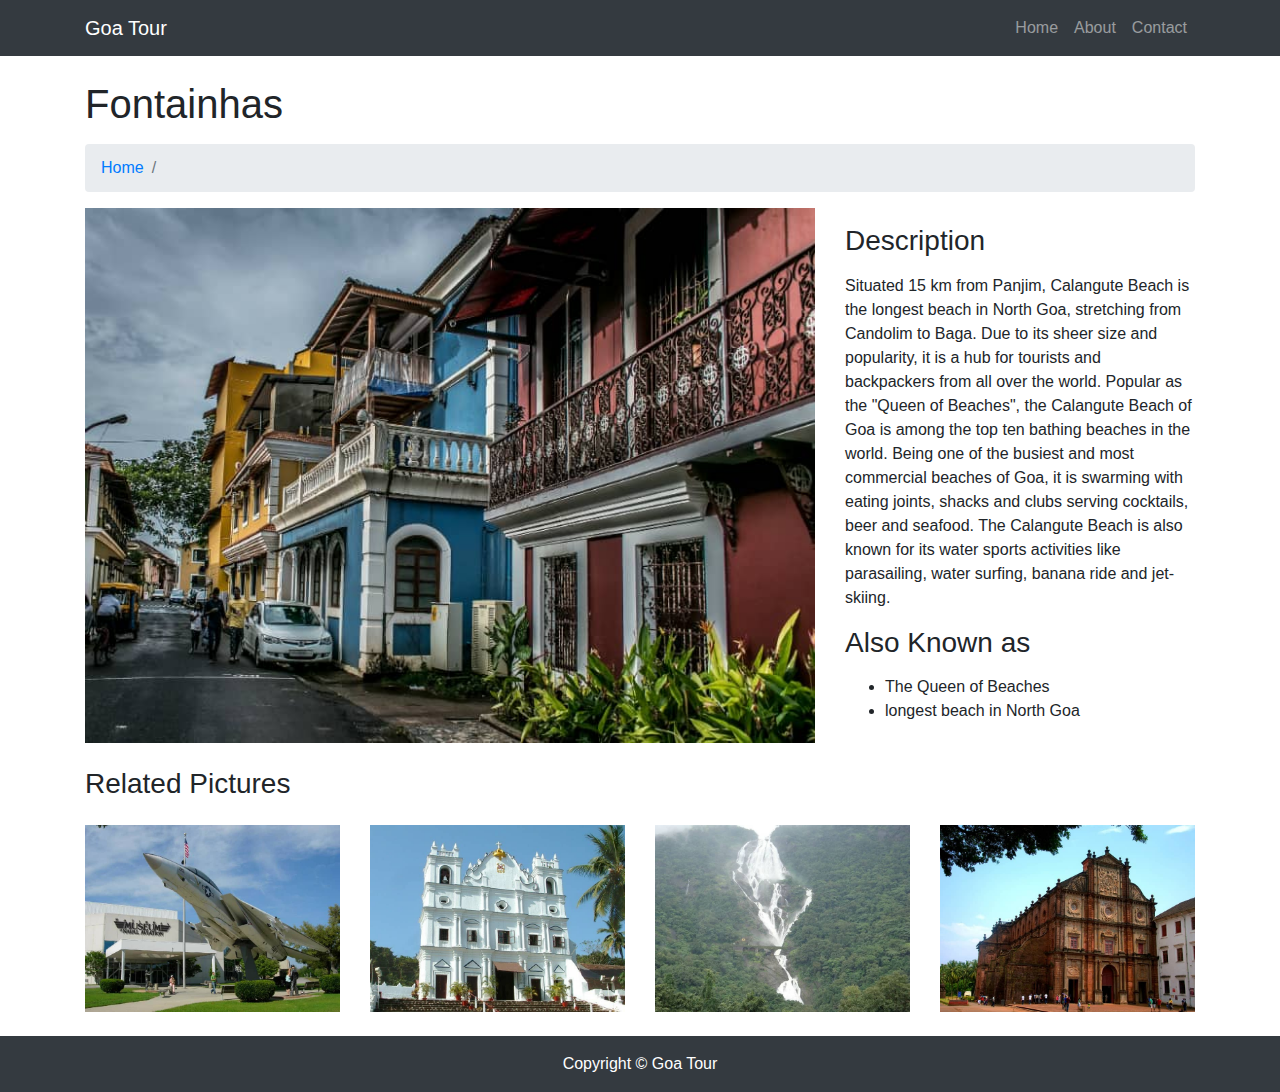
<file: Pages-inside/Fontainhas.html>
<!DOCTYPE html>
<html lang="en">

<head>

  <meta charset="utf-8">
  <meta name="viewport" content="width=device-width, initial-scale=1, shrink-to-fit=no">
  <meta name="description" content="">
  <meta name="author" content="">

  <title>Explore Goa</title>

  <!-- Bootstrap core CSS -->
  <link href="vendor/bootstrap/css/bootstrap.min.css" rel="stylesheet">

  <!-- Custom styles for this template -->
  <link href="css/goldentemple.css" rel="stylesheet">

</head>

<body>

  <!-- Navigation -->
  <nav class="navbar fixed-top navbar-expand-lg navbar-dark bg-dark fixed-top">
    <div class="container">
      <a class="navbar-brand" href="/index.html">Goa Tour</a>
      <button class="navbar-toggler navbar-toggler-right" type="button" data-toggle="collapse" data-target="#navbarResponsive" aria-controls="navbarResponsive" aria-expanded="false" aria-label="Toggle navigation">
        <span class="navbar-toggler-icon"></span>
      </button>
      <div class="collapse navbar-collapse" id="navbarResponsive">
        <ul class="navbar-nav ml-auto">
          <li class="nav-item">
            <a class="nav-link" href="/index.html">Home</a>
          </li>
          <li class="nav-item">
            <a class="nav-link" href="about.html">About</a>
          </li>
          <li class="nav-item">
            <a class="nav-link" href="#">Contact</a>
          </li>
        </ul>
      </div>
    </div>
  </nav>

  <!-- Page Content -->
  <div class="container">

    <!-- Page Heading/Breadcrumbs -->
    <h1 class="mt-4 mb-3">Fontainhas
      <small></small>
    </h1>

    <ol class="breadcrumb">
      <li class="breadcrumb-item">
        <a href="/index.html">Home</a>
      </li>
      <li class="breadcrumb-item active"></li>
    </ol>

    <!-- Portfolio Item Row -->
    <div class="row">

      <div class="col-md-8">
        <img class="img-fluid" src="./img/p6.jpg" alt="">
      </div>

      <div class="col-md-4">
        <h3 class="my-3">Description</h3>
        <p>Situated 15 km from Panjim, Calangute Beach is the longest beach in North Goa, stretching from Candolim to Baga. Due to its sheer size and popularity, it is a hub for tourists and backpackers from all over the world.

          Popular as the "Queen of Beaches", the Calangute Beach of Goa is among the top ten bathing beaches in the world. Being one of the busiest and most commercial beaches of Goa, it is swarming with eating joints, shacks and clubs serving cocktails, beer and seafood. The Calangute Beach is also known for its water sports activities like parasailing, water surfing, banana ride and jet-skiing. </p>
        <h3 class="my-3">Also Known as</h3>
        <ul>
          <li>The Queen of Beaches</li>
          <li>longest beach in North Goa</li>
          
        </ul>
      </div>

    </div>
    <!-- /.row -->

    <!-- Related Projects Row -->
    <h3 class="my-4">Related Pictures</h3>

    <div class="row">

      <div class="col-md-3 col-sm-6 mb-4">
        <a href="#">
          <img class="img-fluid" src="./img/p10.jpg" alt="">
        </a>
      </div>

      <div class="col-md-3 col-sm-6 mb-4">
        <a href="#">
          <img class="img-fluid" src="./img/p7.jpg" alt="">
        </a>
      </div>

      <div class="col-md-3 col-sm-6 mb-4">
        <a href="#">
          <img class="img-fluid" src="./img/p5.jpg" alt="">
        </a>
      </div>

      <div class="col-md-3 col-sm-6 mb-4">
        <a href="#">
          <img class="img-fluid" src="./img/p4.jpg" alt="">
        </a>
      </div>

    </div>
    <!-- /.row -->

  </div>
  <!-- /.container -->

  <!-- Footer -->
  <footer class="py-3 bg-dark">
    <div class="container">
      <p class="m-0 text-center text-white">Copyright &copy; Goa Tour</p>
    </div>
    <!-- /.container -->
  </footer>

  <!-- Bootstrap core JavaScript -->
  <script src="vendor/jquery/jquery.min.js"></script>
  <script src="vendor/bootstrap/js/bootstrap.bundle.min.js"></script>

</body>

</html>
</file>
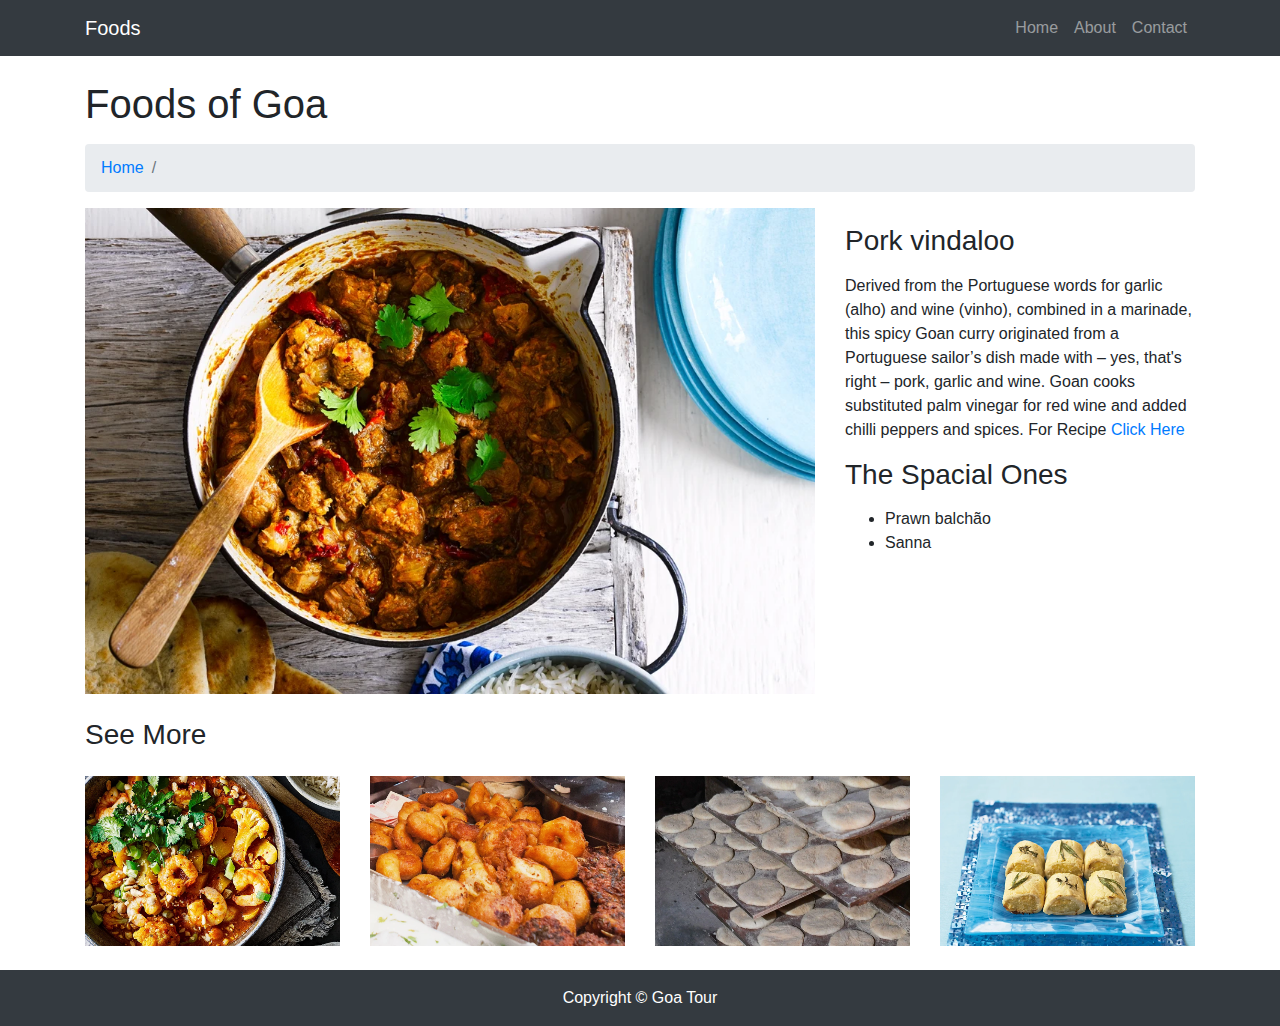
<file: Pages-inside/foods.html>
<!DOCTYPE html>
<html lang="en">

<head>

  <meta charset="utf-8">
  <meta name="viewport" content="width=device-width, initial-scale=1, shrink-to-fit=no">
  <meta name="description" content="">
  <meta name="author" content="">

  <title>Explore Foods Of Goa</title>

  <!-- Bootstrap core CSS -->
  <link href="vendor/bootstrap/css/bootstrap.min.css" rel="stylesheet">

  <!-- Custom styles for this template -->
  <link href="css/goldentemple.css" rel="stylesheet">

</head>

<body>

  <!-- Navigation -->
  <nav class="navbar fixed-top navbar-expand-lg navbar-dark bg-dark fixed-top">
    <div class="container">
      <a class="navbar-brand" href="#">Foods</a>
      <button class="navbar-toggler navbar-toggler-right" type="button" data-toggle="collapse" data-target="#navbarResponsive" aria-controls="navbarResponsive" aria-expanded="false" aria-label="Toggle navigation">
        <span class="navbar-toggler-icon"></span>
      </button>
      <div class="collapse navbar-collapse" id="navbarResponsive">
        <ul class="navbar-nav ml-auto">
          <li class="nav-item">
            <a class="nav-link" href="/index.html">Home</a>
          </li>
          <li class="nav-item">
            <a class="nav-link" href="about.html">About</a>
          </li>
          <li class="nav-item">
            <a class="nav-link" href="#">Contact</a>
          </li>
        </ul>
      </div>
    </div>
  </nav>

  <!-- Page Content -->
  <div class="container">

    <!-- Page Heading/Breadcrumbs -->
    <h1 class="mt-4 mb-3">Foods of Goa
      <small></small>
    </h1>

    <ol class="breadcrumb">
      <li class="breadcrumb-item">
        <a href="/index.html">Home</a>
      </li>
      <li class="breadcrumb-item active"></li>
    </ol>

    <!-- Portfolio Item Row -->
    <div class="row">

      <div class="col-md-8">
        <img class="img-fluid" src="./img/Pork-vindaloo-e0f72e4.webp" alt="">
      </div>

      <div class="col-md-4">
        <h3 class="my-3">Pork vindaloo</h3>
        <p>Derived from the Portuguese words for garlic (alho) and wine (vinho), combined in a marinade, this spicy Goan curry originated from a Portuguese sailor’s dish made with – yes, that's right – pork, garlic and wine. Goan cooks substituted palm vinegar for red wine and added chilli peppers and spices. For Recipe <a href="https://www.bbcgoodfood.com/recipes/pork-vindaloo">Click Here</a></p>
        <h3 class="my-3">The Spacial Ones</h3>
        <ul>
          <li>Prawn balchão</li>
          <li>Sanna</li>
          
        </ul>
      </div>

    </div>
    <!-- /.row -->

    <!-- Related Projects Row -->
    <h3 class="my-4">See More</h3>

    <div class="row">

      <div class="col-md-3 col-sm-6 mb-4">
        <a href="#">
          <img class="img-fluid" src="./img/Goan-prawn-potato-coconut-curry-5ccdb21.webp" alt="">
        </a>
      </div>

      <div class="col-md-3 col-sm-6 mb-4">
        <a href="#">
          <img class="img-fluid" src="./img/Sanna-0d03678.webp" alt="">
        </a>
      </div>

      <div class="col-md-3 col-sm-6 mb-4">
        <a href="#">
          <img class="img-fluid" src="./img/Poee-e481e54.webp" alt="">
        </a>
      </div>

      <div class="col-md-3 col-sm-6 mb-4">
        <a href="#">
          <img class="img-fluid" src="./img/Glamorgan-cheese-sausage-rolls-0e0cabd.webp" alt="">
        </a>
      </div>

    </div>
    <!-- /.row -->

  </div>
  <!-- /.container -->

  <!-- Footer -->
  <footer class="py-3 bg-dark">
    <div class="container">
      <p class="m-0 text-center text-white">Copyright &copy; Goa Tour</p>
    </div>
    <!-- /.container -->
  </footer>

  <!-- Bootstrap core JavaScript -->
  <script src="vendor/jquery/jquery.min.js"></script>
  <script src="vendor/bootstrap/js/bootstrap.bundle.min.js"></script>

</body>

</html>
</file>
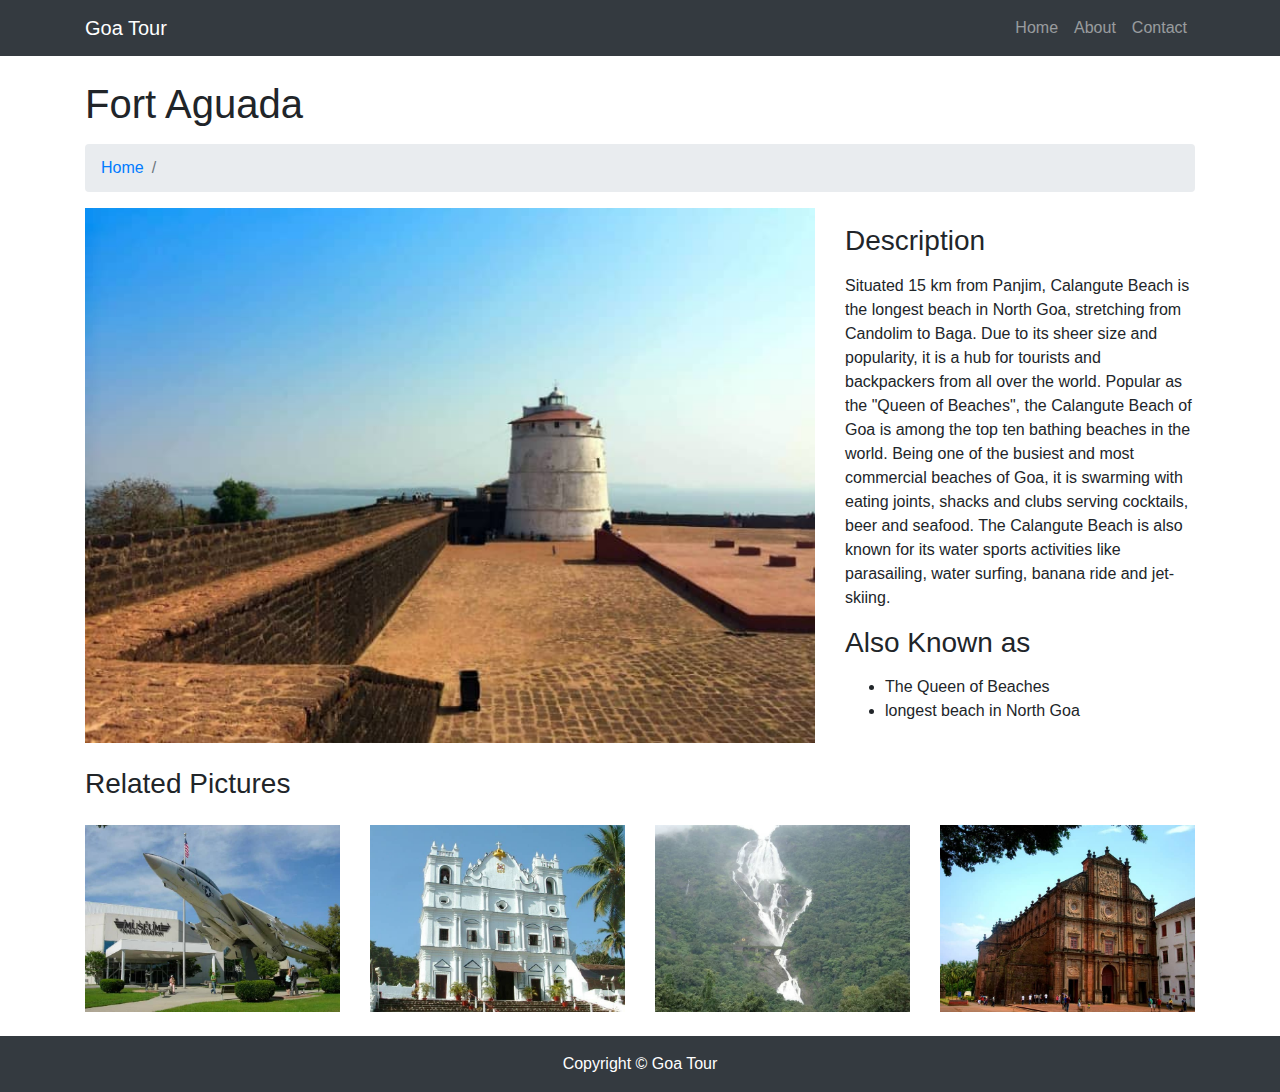
<file: Pages-inside/Fort Aguada.html>
<!DOCTYPE html>
<html lang="en">

<head>

  <meta charset="utf-8">
  <meta name="viewport" content="width=device-width, initial-scale=1, shrink-to-fit=no">
  <meta name="description" content="">
  <meta name="author" content="">

  <title>Explore Goa</title>

  <!-- Bootstrap core CSS -->
  <link href="vendor/bootstrap/css/bootstrap.min.css" rel="stylesheet">

  <!-- Custom styles for this template -->
  <link href="css/goldentemple.css" rel="stylesheet">

</head>

<body>

  <!-- Navigation -->
  <nav class="navbar fixed-top navbar-expand-lg navbar-dark bg-dark fixed-top">
    <div class="container">
      <a class="navbar-brand" href="/index.html">Goa Tour</a>
      <button class="navbar-toggler navbar-toggler-right" type="button" data-toggle="collapse" data-target="#navbarResponsive" aria-controls="navbarResponsive" aria-expanded="false" aria-label="Toggle navigation">
        <span class="navbar-toggler-icon"></span>
      </button>
      <div class="collapse navbar-collapse" id="navbarResponsive">
        <ul class="navbar-nav ml-auto">
          <li class="nav-item">
            <a class="nav-link" href="/index.html">Home</a>
          </li>
          <li class="nav-item">
            <a class="nav-link" href="about.html">About</a>
          </li>
          <li class="nav-item">
            <a class="nav-link" href="#">Contact</a>
          </li>
        </ul>
      </div>
    </div>
  </nav>

  <!-- Page Content -->
  <div class="container">

    <!-- Page Heading/Breadcrumbs -->
    <h1 class="mt-4 mb-3">Fort Aguada
      <small></small>
    </h1>

    <ol class="breadcrumb">
      <li class="breadcrumb-item">
        <a href="/index.html">Home</a>
      </li>
      <li class="breadcrumb-item active"></li>
    </ol>

    <!-- Portfolio Item Row -->
    <div class="row">

      <div class="col-md-8">
        <img class="img-fluid" src="./img/p2.jpg" alt="">
      </div>

      <div class="col-md-4">
        <h3 class="my-3">Description</h3>
        <p>Situated 15 km from Panjim, Calangute Beach is the longest beach in North Goa, stretching from Candolim to Baga. Due to its sheer size and popularity, it is a hub for tourists and backpackers from all over the world.

          Popular as the "Queen of Beaches", the Calangute Beach of Goa is among the top ten bathing beaches in the world. Being one of the busiest and most commercial beaches of Goa, it is swarming with eating joints, shacks and clubs serving cocktails, beer and seafood. The Calangute Beach is also known for its water sports activities like parasailing, water surfing, banana ride and jet-skiing. </p>
        <h3 class="my-3">Also Known as</h3>
        <ul>
          <li>The Queen of Beaches</li>
          <li>longest beach in North Goa</li>
          
        </ul>
      </div>

    </div>
    <!-- /.row -->

    <!-- Related Projects Row -->
    <h3 class="my-4">Related Pictures</h3>

    <div class="row">

      <div class="col-md-3 col-sm-6 mb-4">
        <a href="#">
          <img class="img-fluid" src="./img/p10.jpg" alt="">
        </a>
      </div>

      <div class="col-md-3 col-sm-6 mb-4">
        <a href="#">
          <img class="img-fluid" src="./img/p7.jpg" alt="">
        </a>
      </div>

      <div class="col-md-3 col-sm-6 mb-4">
        <a href="#">
          <img class="img-fluid" src="./img/p5.jpg" alt="">
        </a>
      </div>

      <div class="col-md-3 col-sm-6 mb-4">
        <a href="#">
          <img class="img-fluid" src="./img/p4.jpg" alt="">
        </a>
      </div>

    </div>
    <!-- /.row -->

  </div>
  <!-- /.container -->

  <!-- Footer -->
  <footer class="py-3 bg-dark">
    <div class="container">
      <p class="m-0 text-center text-white">Copyright &copy; Goa Tour</p>
    </div>
    <!-- /.container -->
  </footer>

  <!-- Bootstrap core JavaScript -->
  <script src="vendor/jquery/jquery.min.js"></script>
  <script src="vendor/bootstrap/js/bootstrap.bundle.min.js"></script>

</body>

</html>
</file>
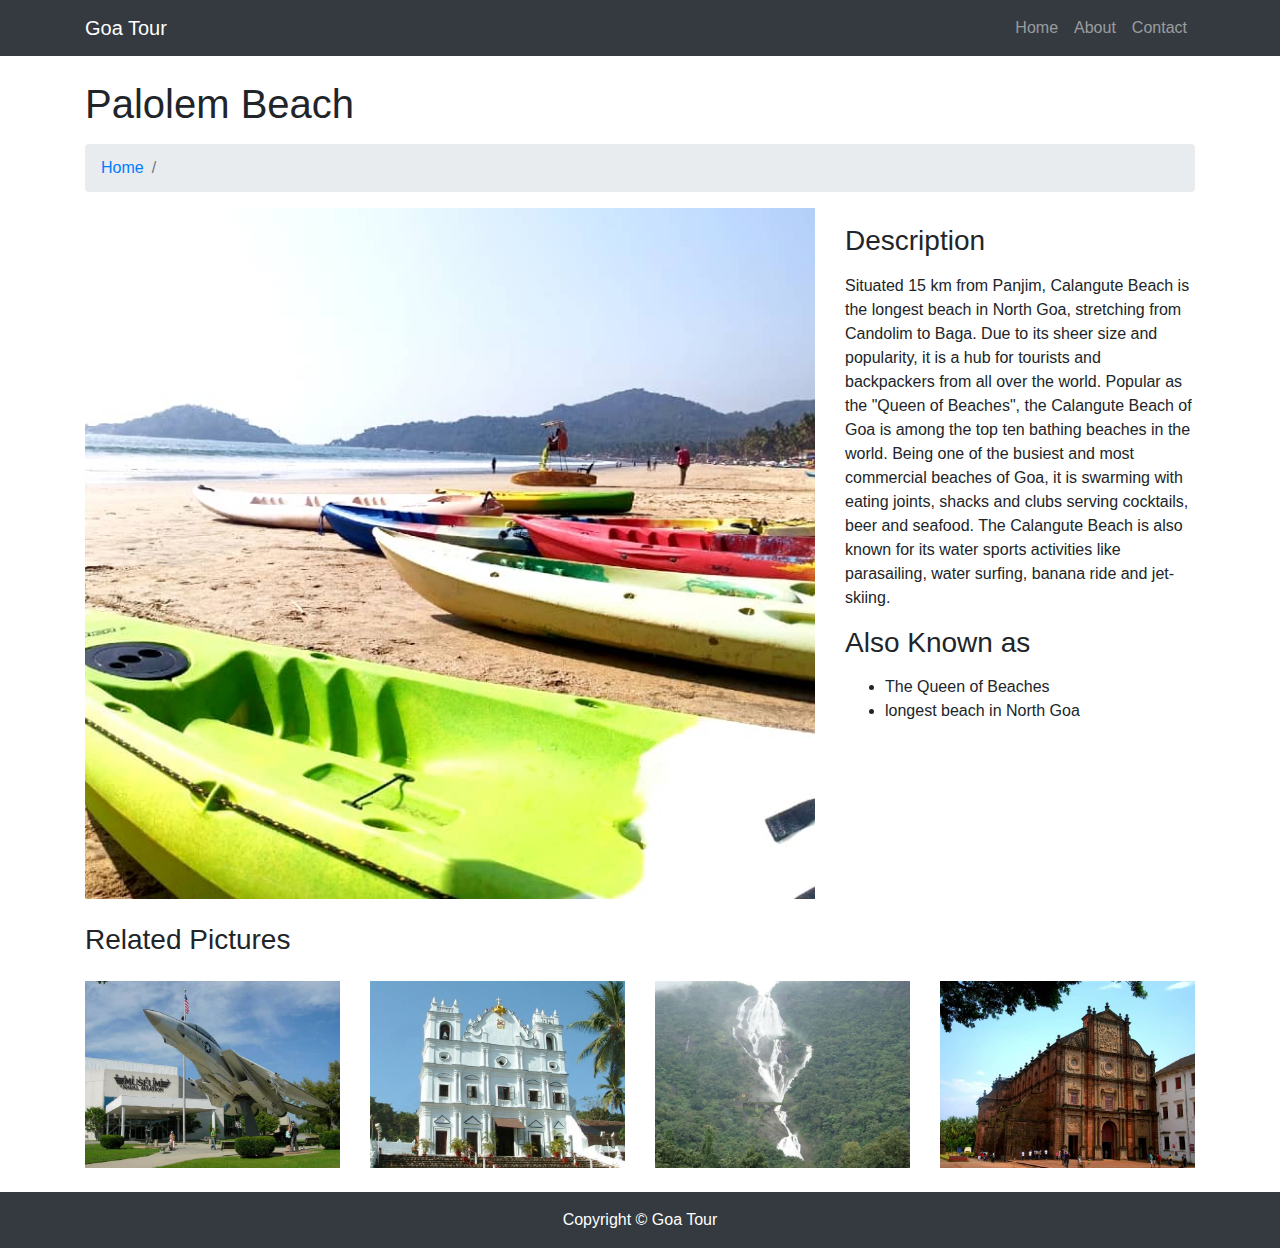
<file: Pages-inside/Palolem Beach.html>
<!DOCTYPE html>
<html lang="en">

<head>

  <meta charset="utf-8">
  <meta name="viewport" content="width=device-width, initial-scale=1, shrink-to-fit=no">
  <meta name="description" content="">
  <meta name="author" content="">

  <title>Explore Goa</title>

  <!-- Bootstrap core CSS -->
  <link href="vendor/bootstrap/css/bootstrap.min.css" rel="stylesheet">

  <!-- Custom styles for this template -->
  <link href="css/goldentemple.css" rel="stylesheet">

</head>

<body>

  <!-- Navigation -->
  <nav class="navbar fixed-top navbar-expand-lg navbar-dark bg-dark fixed-top">
    <div class="container">
      <a class="navbar-brand" href="/index.html">Goa Tour</a>
      <button class="navbar-toggler navbar-toggler-right" type="button" data-toggle="collapse" data-target="#navbarResponsive" aria-controls="navbarResponsive" aria-expanded="false" aria-label="Toggle navigation">
        <span class="navbar-toggler-icon"></span>
      </button>
      <div class="collapse navbar-collapse" id="navbarResponsive">
        <ul class="navbar-nav ml-auto">
          <li class="nav-item">
            <a class="nav-link" href="/index.html">Home</a>
          </li>
          <li class="nav-item">
            <a class="nav-link" href="about.html">About</a>
          </li>
          <li class="nav-item">
            <a class="nav-link" href="#">Contact</a>
          </li>
        </ul>
      </div>
    </div>
  </nav>

  <!-- Page Content -->
  <div class="container">

    <!-- Page Heading/Breadcrumbs -->
    <h1 class="mt-4 mb-3">Palolem Beach
      <small></small>
    </h1>

    <ol class="breadcrumb">
      <li class="breadcrumb-item">
        <a href="/index.html">Home</a>
      </li>
      <li class="breadcrumb-item active"></li>
    </ol>

    <!-- Portfolio Item Row -->
    <div class="row">

      <div class="col-md-8">
        <img class="img-fluid" src="./img/p12.jpg" alt="">
      </div>

      <div class="col-md-4">
        <h3 class="my-3">Description</h3>
        <p>Situated 15 km from Panjim, Calangute Beach is the longest beach in North Goa, stretching from Candolim to Baga. Due to its sheer size and popularity, it is a hub for tourists and backpackers from all over the world.

          Popular as the "Queen of Beaches", the Calangute Beach of Goa is among the top ten bathing beaches in the world. Being one of the busiest and most commercial beaches of Goa, it is swarming with eating joints, shacks and clubs serving cocktails, beer and seafood. The Calangute Beach is also known for its water sports activities like parasailing, water surfing, banana ride and jet-skiing. </p>
        <h3 class="my-3">Also Known as</h3>
        <ul>
          <li>The Queen of Beaches</li>
          <li>longest beach in North Goa</li>
          
        </ul>
      </div>

    </div>
    <!-- /.row -->

    <!-- Related Projects Row -->
    <h3 class="my-4">Related Pictures</h3>

    <div class="row">

      <div class="col-md-3 col-sm-6 mb-4">
        <a href="#">
          <img class="img-fluid" src="./img/p10.jpg" alt="">
        </a>
      </div>

      <div class="col-md-3 col-sm-6 mb-4">
        <a href="#">
          <img class="img-fluid" src="./img/p7.jpg" alt="">
        </a>
      </div>

      <div class="col-md-3 col-sm-6 mb-4">
        <a href="#">
          <img class="img-fluid" src="./img/p5.jpg" alt="">
        </a>
      </div>

      <div class="col-md-3 col-sm-6 mb-4">
        <a href="#">
          <img class="img-fluid" src="./img/p4.jpg" alt="">
        </a>
      </div>

    </div>
    <!-- /.row -->

  </div>
  <!-- /.container -->

  <!-- Footer -->
  <footer class="py-3 bg-dark">
    <div class="container">
      <p class="m-0 text-center text-white">Copyright &copy; Goa Tour</p>
    </div>
    <!-- /.container -->
  </footer>

  <!-- Bootstrap core JavaScript -->
  <script src="vendor/jquery/jquery.min.js"></script>
  <script src="vendor/bootstrap/js/bootstrap.bundle.min.js"></script>

</body>

</html>
</file>
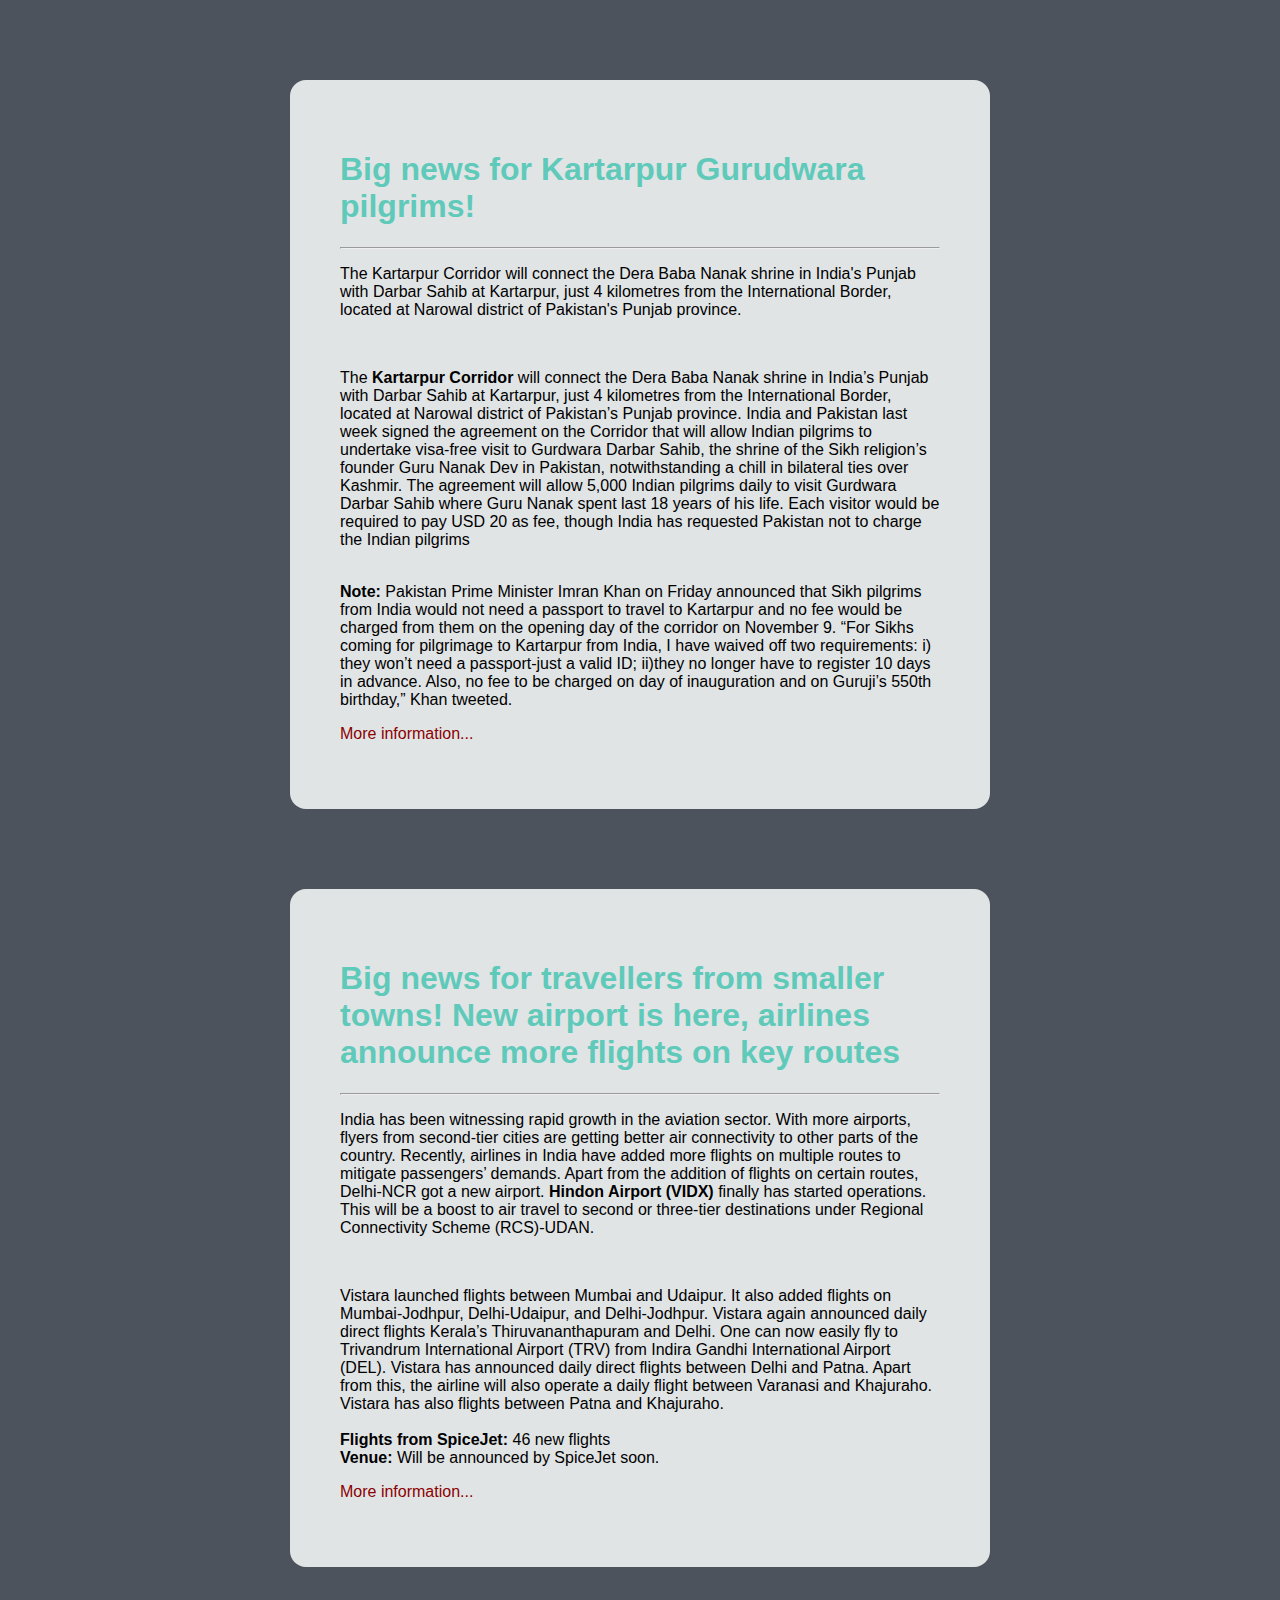
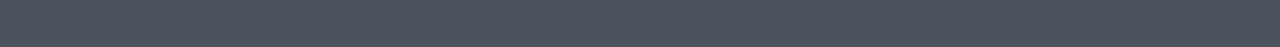
<file: Pages-inside/Recent-Announcement.html>
<!doctype html>
<html>
<head>
    <title>ANNOUNCEMENT</title>
    <style type="text/css">
        .cool
        {
            color: #5fcaba;
        }
    body {
        background-color: #4c535d;
        margin: 0;
        padding: 0;
        font-family: "Open Sans", "Helvetica Neue", sans-serif;     
    }
    div {
        width: 600px;
        margin: 5em auto;
        padding: 50px;
        background-color: #e1e4e5;
        border-radius: 1em;
    }
    a:link, a:visited {
        color: darkred;
        text-decoration: none;
    }
    @media (max-width: 700px) {
        body {
            background-color: #fff;
        }
        div {
            width: auto;
            margin: 0 auto;
            border-radius: 0;
            padding: 1em;
        }
    }
    </style>    
</head>

<body>
<div>
    <h1 class="cool"> Big news for Kartarpur Gurudwara pilgrims!  </h1><hr>
    <p>The Kartarpur Corridor will connect the Dera Baba Nanak shrine in India's Punjab with Darbar Sahib at Kartarpur, just 4 kilometres from the International Border, located at Narowal district of Pakistan's Punjab province. </p><br>

<p>The <strong>Kartarpur Corridor</strong> will connect the Dera Baba Nanak shrine in India’s Punjab with Darbar Sahib at Kartarpur, just 4 kilometres from the International Border, located at Narowal district of Pakistan’s Punjab province. India and Pakistan last week signed the agreement on the Corridor that will allow Indian pilgrims to undertake visa-free visit to Gurdwara Darbar Sahib, the shrine of the Sikh religion’s founder Guru Nanak Dev in Pakistan, notwithstanding a chill in bilateral ties over Kashmir.

The agreement will allow 5,000 Indian pilgrims daily to visit Gurdwara Darbar Sahib where Guru Nanak spent last 18 years of his life. Each visitor would be required to pay USD 20 as fee, though India has requested Pakistan not to charge the Indian pilgrims</p><br>

<strong>Note:</strong> Pakistan Prime Minister Imran Khan on Friday announced that Sikh pilgrims from India would not need a passport to travel to Kartarpur and no fee would be charged from them on the opening day of the corridor on November 9. “For Sikhs coming for pilgrimage to Kartarpur from India, I have waived off two requirements: i) they won’t need a passport-just a valid ID; ii)they no longer have to register 10 days in advance. Also, no fee to be charged on day of inauguration and on Guruji’s 550th birthday,” Khan tweeted.<br>

    <p><a href=" ">More information...</a></p>
</div>
      
    <div>
    <h1 class="cool"> Big news for travellers from smaller towns! New airport is here, airlines announce more flights on key routes  </h1><hr>
    <p>India has been witnessing rapid growth in the aviation sector. With more airports, flyers from second-tier cities are getting better air connectivity to other parts of the country. Recently, airlines in India have added more flights on multiple routes to mitigate passengers’ demands. Apart from the addition of flights on certain routes, Delhi-NCR got a new airport. <strong>Hindon Airport (VIDX)</strong> finally has started operations. This will be a boost to air travel to second or three-tier destinations under Regional Connectivity Scheme (RCS)-UDAN.</p><br> 

 
<p>
Vistara launched flights between Mumbai and Udaipur. It also added flights on Mumbai-Jodhpur, Delhi-Udaipur, and Delhi-Jodhpur. Vistara again announced daily direct flights Kerala’s Thiruvananthapuram and Delhi. One can now easily fly to Trivandrum International Airport (TRV) from Indira Gandhi International Airport (DEL). Vistara has announced daily direct flights between Delhi and Patna. Apart from this, the airline will also operate a daily flight between Varanasi and Khajuraho. Vistara has also flights between Patna and Khajuraho.  
<br> <br> 
 

<strong>Flights from SpiceJet:</strong>  46 new flights<br> 
<strong>Venue: </strong>Will be announced by SpiceJet soon.<br> 
 

    <p><a href=" ">More information...</a></p>
</div>  
    
        
    
</body>
</html>
</file>
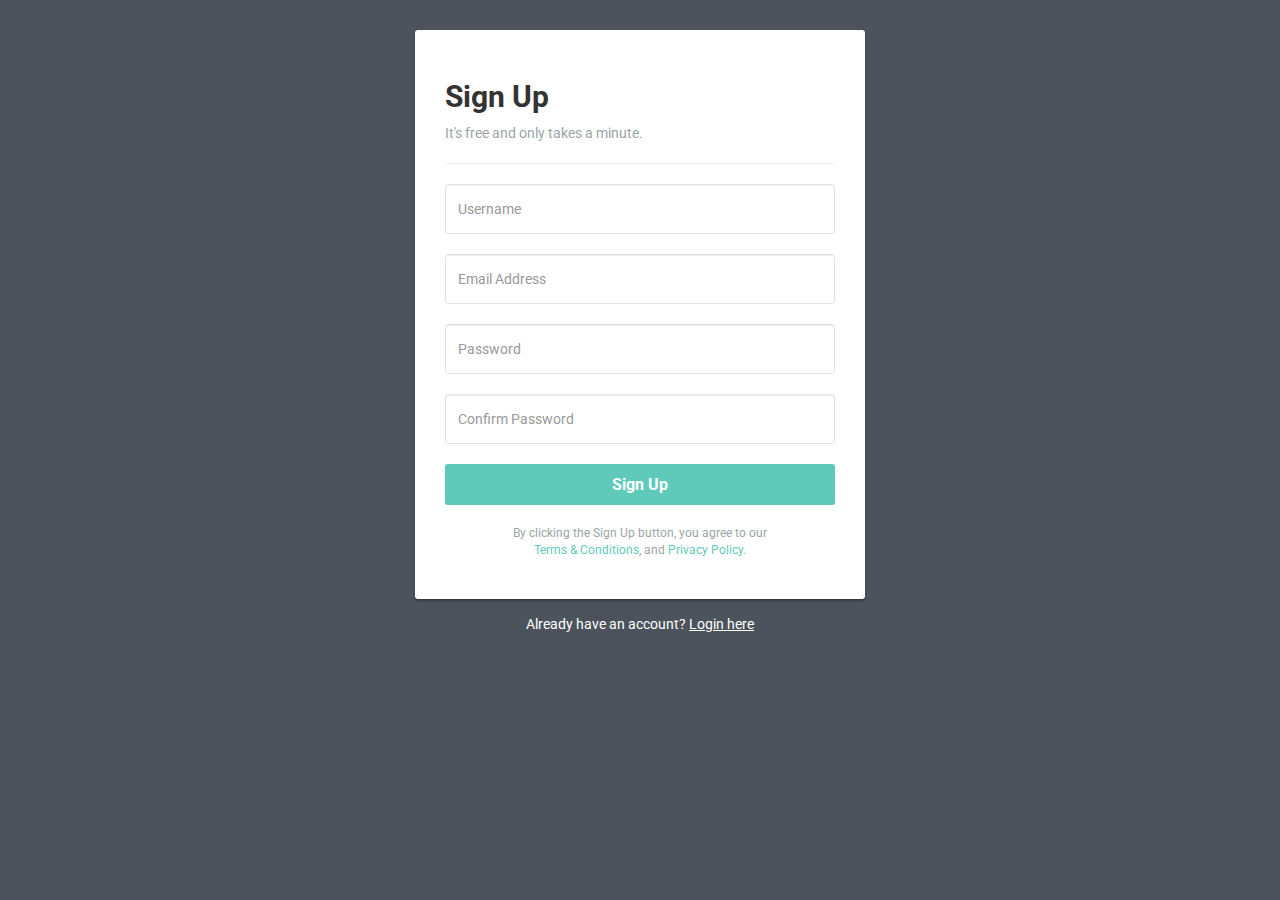
<file: Pages-inside/SignUp.html>
<!DOCTYPE html>
<html lang="en">
<head>
<meta charset="utf-8">
<meta http-equiv="X-UA-Compatible" content="IE=edge">
<meta name="viewport" content="width=device-width, initial-scale=1">
<link href="https://fonts.googleapis.com/css?family=Roboto:400,700" rel="stylesheet">
<title>Tour Goa Sign up Form</title>
<link rel="stylesheet" href="https://maxcdn.bootstrapcdn.com/bootstrap/3.3.7/css/bootstrap.min.css">
<script src="./vendor/jquery/jquery.min.js"></script>
<script src="https://maxcdn.bootstrapcdn.com/bootstrap/3.3.7/js/bootstrap.min.js"></script> 
<style type="text/css">
	body {
		color: #fff;
		background: #4c535d;
		font-family: 'Roboto', sans-serif;
	}
    .form-control {
        min-height: 50px;
		border-color: #e1e4e5;
	}
    .form-control, .btn {        
        border-radius: 3px;
    }    
	.signup-form {
		width: 450px;
		margin: 0 auto;
		padding: 30px 0;
	}	
    .signup-form form {
		color: #9ba5a8;
		border-radius: 3px;
    	margin-bottom: 15px;
        background: #fff;
        box-shadow: 0px 2px 2px rgba(0, 0, 0, 0.3);
        padding: 30px;
    }
	.signup-form h2 {
		color: #333;
		font-weight: bold;   
    }
	.signup-form .form-group {
		margin-bottom: 20px;
	}
    .signup-form .btn {        
        font-size: 16px;
        font-weight: bold;
		background: #5fcaba;
		border: none;
		min-width: 140px;
    }
	.signup-form .btn:hover, .signup-form .btn:focus {
		background: #3fc0ad;
	}
	.signup-form a {
		color: #fff;
		text-decoration: underline;
	}
	.signup-form form a {
		color: #5fcaba;
		text-decoration: none;
	}	
	.signup-form form a:hover {
		text-decoration: underline;
	}
</style>
</head>
<body>
<div class="signup-form">
    <form action="" method="post">
		<h2>Sign Up</h2>
		<p>It's free and only takes a minute.</p>
		<hr>
        <div class="form-group">
        	<input type="text" class="form-control" name="username" placeholder="Username" required="required">
        </div>
        <div class="form-group">
        	<input type="email" class="form-control" name="email" placeholder="Email Address" required="required">
        </div>
		<div class="form-group">
            <input type="password" class="form-control" name="password" placeholder="Password" required="required">
        </div>
		<div class="form-group">
            <input type="password" class="form-control" name="confirm_password" placeholder="Confirm Password" required="required">
        </div>
		<div class="form-group">
            <button type="submit" class="btn btn-primary btn-block btn-lg">Sign Up</button>
        </div>
		<p class="small text-center">By clicking the Sign Up button, you agree to our <br><a href="#">Terms &amp; Conditions</a>, and <a href="#">Privacy Policy</a>.</p>
    </form>
	<div class="text-center">Already have an account? <a href="#">Login here</a></div>
</div>
</body>
</html>
</file>
<file: css/linearicons.css>
@font-face {
	font-family: 'Linearicons-Free';
	src:url('../fonts/Linearicons-Free.eot?w118d');
	src:url('../fonts/Linearicons-Free.eot?#iefixw118d') format('embedded-opentype'),
		url('../fonts/Linearicons-Free.woff2?w118d') format('woff2'),
		url('../fonts/Linearicons-Free.woff?w118d') format('woff'),
		url('../fonts/Linearicons-Free.ttf?w118d') format('truetype'),
		url('../fonts/Linearicons-Free.svg?w118d#Linearicons-Free') format('svg');
	font-weight: normal;
	font-style: normal;
}

.lnr {
	font-family: 'Linearicons-Free';
	speak: none;
	font-style: normal;
	font-weight: normal;
	font-variant: normal;
	text-transform: none;
	line-height: 1;

	/* Better Font Rendering =========== */
	-webkit-font-smoothing: antialiased;
	-moz-osx-font-smoothing: grayscale;
}

.lnr-home:before {
	content: "\e800";
}
.lnr-apartment:before {
	content: "\e801";
}
.lnr-pencil:before {
	content: "\e802";
}
.lnr-magic-wand:before {
	content: "\e803";
}
.lnr-drop:before {
	content: "\e804";
}
.lnr-lighter:before {
	content: "\e805";
}
.lnr-poop:before {
	content: "\e806";
}
.lnr-sun:before {
	content: "\e807";
}
.lnr-moon:before {
	content: "\e808";
}
.lnr-cloud:before {
	content: "\e809";
}
.lnr-cloud-upload:before {
	content: "\e80a";
}
.lnr-cloud-download:before {
	content: "\e80b";
}
.lnr-cloud-sync:before {
	content: "\e80c";
}
.lnr-cloud-check:before {
	content: "\e80d";
}
.lnr-database:before {
	content: "\e80e";
}
.lnr-lock:before {
	content: "\e80f";
}
.lnr-cog:before {
	content: "\e810";
}
.lnr-trash:before {
	content: "\e811";
}
.lnr-dice:before {
	content: "\e812";
}
.lnr-heart:before {
	content: "\e813";
}
.lnr-star:before {
	content: "\e814";
}
.lnr-star-half:before {
	content: "\e815";
}
.lnr-star-empty:before {
	content: "\e816";
}
.lnr-flag:before {
	content: "\e817";
}
.lnr-envelope:before {
	content: "\e818";
}
.lnr-paperclip:before {
	content: "\e819";
}
.lnr-inbox:before {
	content: "\e81a";
}
.lnr-eye:before {
	content: "\e81b";
}
.lnr-printer:before {
	content: "\e81c";
}
.lnr-file-empty:before {
	content: "\e81d";
}
.lnr-file-add:before {
	content: "\e81e";
}
.lnr-enter:before {
	content: "\e81f";
}
.lnr-exit:before {
	content: "\e820";
}
.lnr-graduation-hat:before {
	content: "\e821";
}
.lnr-license:before {
	content: "\e822";
}
.lnr-music-note:before {
	content: "\e823";
}
.lnr-film-play:before {
	content: "\e824";
}
.lnr-camera-video:before {
	content: "\e825";
}
.lnr-camera:before {
	content: "\e826";
}
.lnr-picture:before {
	content: "\e827";
}
.lnr-book:before {
	content: "\e828";
}
.lnr-bookmark:before {
	content: "\e829";
}
.lnr-user:before {
	content: "\e82a";
}
.lnr-users:before {
	content: "\e82b";
}
.lnr-shirt:before {
	content: "\e82c";
}
.lnr-store:before {
	content: "\e82d";
}
.lnr-cart:before {
	content: "\e82e";
}
.lnr-tag:before {
	content: "\e82f";
}
.lnr-phone-handset:before {
	content: "\e830";
}
.lnr-phone:before {
	content: "\e831";
}
.lnr-pushpin:before {
	content: "\e832";
}
.lnr-map-marker:before {
	content: "\e833";
}
.lnr-map:before {
	content: "\e834";
}
.lnr-location:before {
	content: "\e835";
}
.lnr-calendar-full:before {
	content: "\e836";
}
.lnr-keyboard:before {
	content: "\e837";
}
.lnr-spell-check:before {
	content: "\e838";
}
.lnr-screen:before {
	content: "\e839";
}
.lnr-smartphone:before {
	content: "\e83a";
}
.lnr-tablet:before {
	content: "\e83b";
}
.lnr-laptop:before {
	content: "\e83c";
}
.lnr-laptop-phone:before {
	content: "\e83d";
}
.lnr-power-switch:before {
	content: "\e83e";
}
.lnr-bubble:before {
	content: "\e83f";
}
.lnr-heart-pulse:before {
	content: "\e840";
}
.lnr-construction:before {
	content: "\e841";
}
.lnr-pie-chart:before {
	content: "\e842";
}
.lnr-chart-bars:before {
	content: "\e843";
}
.lnr-gift:before {
	content: "\e844";
}
.lnr-diamond:before {
	content: "\e845";
}
.lnr-linearicons:before {
	content: "\e846";
}
.lnr-dinner:before {
	content: "\e847";
}
.lnr-coffee-cup:before {
	content: "\e848";
}
.lnr-leaf:before {
	content: "\e849";
}
.lnr-paw:before {
	content: "\e84a";
}
.lnr-rocket:before {
	content: "\e84b";
}
.lnr-briefcase:before {
	content: "\e84c";
}
.lnr-bus:before {
	content: "\e84d";
}
.lnr-car:before {
	content: "\e84e";
}
.lnr-train:before {
	content: "\e84f";
}
.lnr-bicycle:before {
	content: "\e850";
}
.lnr-wheelchair:before {
	content: "\e851";
}
.lnr-select:before {
	content: "\e852";
}
.lnr-earth:before {
	content: "\e853";
}
.lnr-smile:before {
	content: "\e854";
}
.lnr-sad:before {
	content: "\e855";
}
.lnr-neutral:before {
	content: "\e856";
}
.lnr-mustache:before {
	content: "\e857";
}
.lnr-alarm:before {
	content: "\e858";
}
.lnr-bullhorn:before {
	content: "\e859";
}
.lnr-volume-high:before {
	content: "\e85a";
}
.lnr-volume-medium:before {
	content: "\e85b";
}
.lnr-volume-low:before {
	content: "\e85c";
}
.lnr-volume:before {
	content: "\e85d";
}
.lnr-mic:before {
	content: "\e85e";
}
.lnr-hourglass:before {
	content: "\e85f";
}
.lnr-undo:before {
	content: "\e860";
}
.lnr-redo:before {
	content: "\e861";
}
.lnr-sync:before {
	content: "\e862";
}
.lnr-history:before {
	content: "\e863";
}
.lnr-clock:before {
	content: "\e864";
}
.lnr-download:before {
	content: "\e865";
}
.lnr-upload:before {
	content: "\e866";
}
.lnr-enter-down:before {
	content: "\e867";
}
.lnr-exit-up:before {
	content: "\e868";
}
.lnr-bug:before {
	content: "\e869";
}
.lnr-code:before {
	content: "\e86a";
}
.lnr-link:before {
	content: "\e86b";
}
.lnr-unlink:before {
	content: "\e86c";
}
.lnr-thumbs-up:before {
	content: "\e86d";
}
.lnr-thumbs-down:before {
	content: "\e86e";
}
.lnr-magnifier:before {
	content: "\e86f";
}
.lnr-cross:before {
	content: "\e870";
}
.lnr-menu:before {
	content: "\e871";
}
.lnr-list:before {
	content: "\e872";
}
.lnr-chevron-up:before {
	content: "\e873";
}
.lnr-chevron-down:before {
	content: "\e874";
}
.lnr-chevron-left:before {
	content: "\e875";
}
.lnr-chevron-right:before {
	content: "\e876";
}
.lnr-arrow-up:before {
	content: "\e877";
}
.lnr-arrow-down:before {
	content: "\e878";
}
.lnr-arrow-left:before {
	content: "\e879";
}
.lnr-arrow-right:before {
	content: "\e87a";
}
.lnr-move:before {
	content: "\e87b";
}
.lnr-warning:before {
	content: "\e87c";
}
.lnr-question-circle:before {
	content: "\e87d";
}
.lnr-menu-circle:before {
	content: "\e87e";
}
.lnr-checkmark-circle:before {
	content: "\e87f";
}
.lnr-cross-circle:before {
	content: "\e880";
}
.lnr-plus-circle:before {
	content: "\e881";
}
.lnr-circle-minus:before {
	content: "\e882";
}
.lnr-arrow-up-circle:before {
	content: "\e883";
}
.lnr-arrow-down-circle:before {
	content: "\e884";
}
.lnr-arrow-left-circle:before {
	content: "\e885";
}
.lnr-arrow-right-circle:before {
	content: "\e886";
}
.lnr-chevron-up-circle:before {
	content: "\e887";
}
.lnr-chevron-down-circle:before {
	content: "\e888";
}
.lnr-chevron-left-circle:before {
	content: "\e889";
}
.lnr-chevron-right-circle:before {
	content: "\e88a";
}
.lnr-crop:before {
	content: "\e88b";
}
.lnr-frame-expand:before {
	content: "\e88c";
}
.lnr-frame-contract:before {
	content: "\e88d";
}
.lnr-layers:before {
	content: "\e88e";
}
.lnr-funnel:before {
	content: "\e88f";
}
.lnr-text-format:before {
	content: "\e890";
}
.lnr-text-format-remove:before {
	content: "\e891";
}
.lnr-text-size:before {
	content: "\e892";
}
.lnr-bold:before {
	content: "\e893";
}
.lnr-italic:before {
	content: "\e894";
}
.lnr-underline:before {
	content: "\e895";
}
.lnr-strikethrough:before {
	content: "\e896";
}
.lnr-highlight:before {
	content: "\e897";
}
.lnr-text-align-left:before {
	content: "\e898";
}
.lnr-text-align-center:before {
	content: "\e899";
}
.lnr-text-align-right:before {
	content: "\e89a";
}
.lnr-text-align-justify:before {
	content: "\e89b";
}
.lnr-line-spacing:before {
	content: "\e89c";
}
.lnr-indent-increase:before {
	content: "\e89d";
}
.lnr-indent-decrease:before {
	content: "\e89e";
}
.lnr-pilcrow:before {
	content: "\e89f";
}
.lnr-direction-ltr:before {
	content: "\e8a0";
}
.lnr-direction-rtl:before {
	content: "\e8a1";
}
.lnr-page-break:before {
	content: "\e8a2";
}
.lnr-sort-alpha-asc:before {
	content: "\e8a3";
}
.lnr-sort-amount-asc:before {
	content: "\e8a4";
}
.lnr-hand:before {
	content: "\e8a5";
}
.lnr-pointer-up:before {
	content: "\e8a6";
}
.lnr-pointer-right:before {
	content: "\e8a7";
}
.lnr-pointer-down:before {
	content: "\e8a8";
}
.lnr-pointer-left:before {
	content: "\e8a9";
}
</file>
<file: css/nice-select.css>
.nice-select {
  -webkit-tap-highlight-color: transparent;
  background-color: #fff;
  border-radius: 5px;
  border: solid 1px #e8e8e8;
  box-sizing: border-box;
  clear: both;
  cursor: pointer;
  display: block;
  float: left;
  font-family: inherit;
  font-size: 14px;
  font-weight: normal;
  height: 42px;
  line-height: 40px;
  outline: none;
  padding-left: 18px;
  padding-right: 30px;
  position: relative;
  text-align: left !important;
  -webkit-transition: all 0.2s ease-in-out;
  transition: all 0.2s ease-in-out;
  -webkit-user-select: none;
     -moz-user-select: none;
      -ms-user-select: none;
          user-select: none;
  white-space: nowrap;
  width: auto; }
  .nice-select:hover {
    border-color: #dbdbdb; }
  .nice-select:active, .nice-select.open, .nice-select:focus {
    border-color: #999; }
  .nice-select:after {
    border-bottom: 2px solid #999;
    border-right: 2px solid #999;
    content: '';
    display: block;
    height: 5px;
    margin-top: -4px;
    pointer-events: none;
    position: absolute;
    right: 12px;
    top: 50%;
    -webkit-transform-origin: 66% 66%;
        -ms-transform-origin: 66% 66%;
            transform-origin: 66% 66%;
    -webkit-transform: rotate(45deg);
        -ms-transform: rotate(45deg);
            transform: rotate(45deg);
    -webkit-transition: all 0.15s ease-in-out;
    transition: all 0.15s ease-in-out;
    width: 5px; }
  .nice-select.open:after {
    -webkit-transform: rotate(-135deg);
        -ms-transform: rotate(-135deg);
            transform: rotate(-135deg); }
  .nice-select.open .list {
    opacity: 1;
    pointer-events: auto;
    -webkit-transform: scale(1) translateY(0);
        -ms-transform: scale(1) translateY(0);
            transform: scale(1) translateY(0); }
  .nice-select.disabled {
    border-color: #ededed;
    color: #999;
    pointer-events: none; }
    .nice-select.disabled:after {
      border-color: #cccccc; }
  .nice-select.wide {
    width: 100%; }
    .nice-select.wide .list {
      left: 0 !important;
      right: 0 !important; }
  .nice-select.right {
    float: right; }
    .nice-select.right .list {
      left: auto;
      right: 0; }
  .nice-select.small {
    font-size: 12px;
    height: 36px;
    line-height: 34px; }
    .nice-select.small:after {
      height: 4px;
      width: 4px; }
    .nice-select.small .option {
      line-height: 34px;
      min-height: 34px; }
  .nice-select .list {
    background-color: #fff;
    border-radius: 5px;
    box-shadow: 0 0 0 1px rgba(68, 68, 68, 0.11);
    box-sizing: border-box;
    margin-top: 4px;
    opacity: 0;
    overflow: hidden;
    padding: 0;
    pointer-events: none;
    position: absolute;
    top: 100%;
    left: 0;
    -webkit-transform-origin: 50% 0;
        -ms-transform-origin: 50% 0;
            transform-origin: 50% 0;
    -webkit-transform: scale(0.75) translateY(-21px);
        -ms-transform: scale(0.75) translateY(-21px);
            transform: scale(0.75) translateY(-21px);
    -webkit-transition: all 0.2s cubic-bezier(0.5, 0, 0, 1.25), opacity 0.15s ease-out;
    transition: all 0.2s cubic-bezier(0.5, 0, 0, 1.25), opacity 0.15s ease-out;
    z-index: 9; }
    .nice-select .list:hover .option:not(:hover) {
      background-color: transparent !important; }
  .nice-select .option {
    cursor: pointer;
    font-weight: 400;
    line-height: 40px;
    list-style: none;
    min-height: 40px;
    outline: none;
    padding-left: 18px;
    padding-right: 29px;
    text-align: left;
    -webkit-transition: all 0.2s;
    transition: all 0.2s; }
    .nice-select .option:hover, .nice-select .option.focus, .nice-select .option.selected.focus {
      background-color: #f6f6f6; }
    .nice-select .option.selected {
      font-weight: bold; }
    .nice-select .option.disabled {
      background-color: transparent;
      color: #999;
      cursor: default; }

.no-csspointerevents .nice-select .list {
  display: none; }

.no-csspointerevents .nice-select.open .list {
  display: block; }
</file>
<file: css/main.css>
/*--------------------------- Color variations ----------------------*/
/* Medium Layout: 1280px */
/* Tablet Layout: 768px */
/* Mobile Layout: 320px */
/* Wide Mobile Layout: 480px */
/* =================================== */
/*  Basic Style 
/* =================================== */
::-moz-selection {
  /* Code for Firefox */
  background-color: #8ab92d;
  color: #fff;
}

::selection {
  background-color: #8ab92d;
  color: #fff;
}

::-webkit-input-placeholder {
  /* WebKit, Blink, Edge */
  color: #777777;
  font-weight: 300;
}

:-moz-placeholder {
  /* Mozilla Firefox 4 to 18 */
  color: #777777;
  opacity: 1;
  font-weight: 300;
}

::-moz-placeholder {
  /* Mozilla Firefox 19+ */
  color: #777777;
  opacity: 1;
  font-weight: 300;
}

:-ms-input-placeholder {
  /* Internet Explorer 10-11 */
  color: #777777;
  font-weight: 300;
}

::-ms-input-placeholder {
  /* Microsoft Edge */
  color: #777777;
  font-weight: 300;
}

body {
  color: #777777;
  font-family: "Poppins", sans-serif;
  font-size: 14px;
  font-weight: 300;
  line-height: 1.625em;
  position: relative;
}

ol, ul {
  margin: 0;
  padding: 0;
  list-style: none;
}

select {
  display: block;
}

figure {
  margin: 0;
}

a {
  -webkit-transition: all 0.3s ease 0s;
  -moz-transition: all 0.3s ease 0s;
  -o-transition: all 0.3s ease 0s;
  transition: all 0.3s ease 0s;
}

iframe {
  border: 0;
}

a, a:focus, a:hover {
  text-decoration: none;
  outline: 0;
}

.btn.active.focus,
.btn.active:focus,
.btn.focus,
.btn.focus:active,
.btn:active:focus,
.btn:focus {
  text-decoration: none;
  outline: 0;
}

.card-panel {
  margin: 0;
  padding: 60px;
}

/**
 *  Typography
 *
 **/
.btn i, .btn-large i, .btn-floating i, .btn-large i, .btn-flat i {
  font-size: 1em;
  line-height: inherit;
}

.gray-bg {
  background: #f9f9ff;
}

h1, h2, h3,
h4, h5, h6 {
  font-family: "Poppins", sans-serif;
  color: #222222;
  line-height: 1.2em !important;
  margin-bottom: 0;
  margin-top: 0;
  font-weight: 600;
}

.h1, .h2, .h3,
.h4, .h5, .h6 {
  margin-bottom: 0;
  margin-top: 0;
  font-family: "Poppins", sans-serif;
  font-weight: 600;
  color: #222222;
}

h1, .h1 {
  font-size: 36px;
}

h2, .h2 {
  font-size: 30px;
}

h3, .h3 {
  font-size: 24px;
}

h4, .h4 {
  font-size: 18px;
}

h5, .h5 {
  font-size: 16px;
}

h6, .h6 {
  font-size: 14px;
  color: #222222;
}

td, th {
  border-radius: 0px;
}

/**
 * For modern browsers
 * 1. The space content is one way to avoid an Opera bug when the
 *    contenteditable attribute is included anywhere else in the document.
 *    Otherwise it causes space to appear at the top and bottom of elements
 *    that are clearfixed.
 * 2. The use of `table` rather than `block` is only necessary if using
 *    `:before` to contain the top-margins of child elements.
 */
.clear::before, .clear::after {
  content: " ";
  display: table;
}

.clear::after {
  clear: both;
}

.fz-11 {
  font-size: 11px;
}

.fz-12 {
  font-size: 12px;
}

.fz-13 {
  font-size: 13px;
}

.fz-14 {
  font-size: 14px;
}

.fz-15 {
  font-size: 15px;
}

.fz-16 {
  font-size: 16px;
}

.fz-18 {
  font-size: 18px;
}

.fz-30 {
  font-size: 30px;
}

.fz-48 {
  font-size: 48px !important;
}

.fw100 {
  font-weight: 100;
}

.fw300 {
  font-weight: 300;
}

.fw400 {
  font-weight: 400 !important;
}

.fw500 {
  font-weight: 500;
}

.f700 {
  font-weight: 700;
}

.fsi {
  font-style: italic;
}

.mt-10 {
  margin-top: 10px;
}

.mt-15 {
  margin-top: 15px;
}

.mt-20 {
  margin-top: 20px;
}

.mt-25 {
  margin-top: 25px;
}

.mt-30 {
  margin-top: 30px;
}

.mt-35 {
  margin-top: 35px;
}

.mt-40 {
  margin-top: 40px;
}

.mt-50 {
  margin-top: 50px;
}

.mt-60 {
  margin-top: 60px;
}

.mt-70 {
  margin-top: 70px;
}

.mt-80 {
  margin-top: 80px;
}

.mt-100 {
  margin-top: 100px;
}

.mt-120 {
  margin-top: 120px;
}

.mt-150 {
  margin-top: 150px;
}

.ml-0 {
  margin-left: 0 !important;
}

.ml-5 {
  margin-left: 5px !important;
}

.ml-10 {
  margin-left: 10px;
}

.ml-15 {
  margin-left: 15px;
}

.ml-20 {
  margin-left: 20px;
}

.ml-30 {
  margin-left: 30px;
}

.ml-50 {
  margin-left: 50px;
}

.mr-0 {
  margin-right: 0 !important;
}

.mr-5 {
  margin-right: 5px !important;
}

.mr-15 {
  margin-right: 15px;
}

.mr-10 {
  margin-right: 10px;
}

.mr-20 {
  margin-right: 20px;
}

.mr-30 {
  margin-right: 30px;
}

.mr-50 {
  margin-right: 50px;
}

.mb-0 {
  margin-bottom: 0px;
}

.mb-0-i {
  margin-bottom: 0px !important;
}

.mb-5 {
  margin-bottom: 5px;
}

.mb-10 {
  margin-bottom: 10px;
}

.mb-15 {
  margin-bottom: 15px;
}

.mb-20 {
  margin-bottom: 20px;
}

.mb-25 {
  margin-bottom: 25px;
}

.mb-30 {
  margin-bottom: 30px;
}

.mb-40 {
  margin-bottom: 40px;
}

.mb-50 {
  margin-bottom: 50px;
}

.mb-60 {
  margin-bottom: 60px;
}

.mb-70 {
  margin-bottom: 70px;
}

.mb-80 {
  margin-bottom: 80px;
}

.mb-90 {
  margin-bottom: 90px;
}

.mb-100 {
  margin-bottom: 100px;
}

.pt-0 {
  padding-top: 0px;
}

.pt-10 {
  padding-top: 10px;
}

.pt-15 {
  padding-top: 15px;
}

.pt-20 {
  padding-top: 20px;
}

.pt-25 {
  padding-top: 25px;
}

.pt-30 {
  padding-top: 30px;
}

.pt-40 {
  padding-top: 40px;
}

.pt-50 {
  padding-top: 50px;
}

.pt-60 {
  padding-top: 60px;
}

.pt-70 {
  padding-top: 70px;
}

.pt-80 {
  padding-top: 80px;
}

.pt-90 {
  padding-top: 90px;
}

.pt-100 {
  padding-top: 100px;
}

.pt-120 {
  padding-top: 120px;
}

.pt-150 {
  padding-top: 150px;
}

.pt-170 {
  padding-top: 170px;
}

.pb-0 {
  padding-bottom: 0px;
}

.pb-10 {
  padding-bottom: 10px;
}

.pb-15 {
  padding-bottom: 15px;
}

.pb-20 {
  padding-bottom: 20px;
}

.pb-25 {
  padding-bottom: 25px;
}

.pb-30 {
  padding-bottom: 30px;
}

.pb-40 {
  padding-bottom: 40px;
}

.pb-50 {
  padding-bottom: 50px;
}

.pb-60 {
  padding-bottom: 60px;
}

.pb-70 {
  padding-bottom: 70px;
}

.pb-80 {
  padding-bottom: 80px;
}

.pb-90 {
  padding-bottom: 90px;
}

.pb-100 {
  padding-bottom: 100px;
}

.pb-120 {
  padding-bottom: 120px;
}

.pb-150 {
  padding-bottom: 150px;
}

.pr-30 {
  padding-right: 30px;
}

.pl-30 {
  padding-left: 30px;
}

.pl-90 {
  padding-left: 90px;
}

.p-40 {
  padding: 40px;
}

.float-left {
  float: left;
}

.float-right {
  float: right;
}

.text-italic {
  font-style: italic;
}

.text-white {
  color: #fff;
}

.text-black {
  color: #000;
}

.transition {
  -webkit-transition: all 0.3s ease 0s;
  -moz-transition: all 0.3s ease 0s;
  -o-transition: all 0.3s ease 0s;
  transition: all 0.3s ease 0s;
}

.section-full {
  padding: 100px 0;
}

.section-half {
  padding: 75px 0;
}

.text-center {
  text-align: center;
}

.text-left {
  text-align: left;
}

.text-rigth {
  text-align: right;
}

.flex {
  display: -webkit-box;
  display: -webkit-flex;
  display: -moz-flex;
  display: -ms-flexbox;
  display: flex;
}

.inline-flex {
  display: -webkit-inline-box;
  display: -webkit-inline-flex;
  display: -moz-inline-flex;
  display: -ms-inline-flexbox;
  display: inline-flex;
}

.flex-grow {
  -webkit-box-flex: 1;
  -webkit-flex-grow: 1;
  -moz-flex-grow: 1;
  -ms-flex-positive: 1;
  flex-grow: 1;
}

.flex-wrap {
  -webkit-flex-wrap: wrap;
  -moz-flex-wrap: wrap;
  -ms-flex-wrap: wrap;
  flex-wrap: wrap;
}

.flex-left {
  -webkit-box-pack: start;
  -ms-flex-pack: start;
  -webkit-justify-content: flex-start;
  -moz-justify-content: flex-start;
  justify-content: flex-start;
}

.flex-middle {
  -webkit-box-align: center;
  -ms-flex-align: center;
  -webkit-align-items: center;
  -moz-align-items: center;
  align-items: center;
}

.flex-right {
  -webkit-box-pack: end;
  -ms-flex-pack: end;
  -webkit-justify-content: flex-end;
  -moz-justify-content: flex-end;
  justify-content: flex-end;
}

.flex-top {
  -webkit-align-self: flex-start;
  -moz-align-self: flex-start;
  -ms-flex-item-align: start;
  align-self: flex-start;
}

.flex-center {
  -webkit-box-pack: center;
  -ms-flex-pack: center;
  -webkit-justify-content: center;
  -moz-justify-content: center;
  justify-content: center;
}

.flex-bottom {
  -webkit-align-self: flex-end;
  -moz-align-self: flex-end;
  -ms-flex-item-align: end;
  align-self: flex-end;
}

.space-between {
  -webkit-box-pack: justify;
  -ms-flex-pack: justify;
  -webkit-justify-content: space-between;
  -moz-justify-content: space-between;
  justify-content: space-between;
}

.space-around {
  -ms-flex-pack: distribute;
  -webkit-justify-content: space-around;
  -moz-justify-content: space-around;
  justify-content: space-around;
}

.flex-column {
  -webkit-box-direction: normal;
  -webkit-box-orient: vertical;
  -webkit-flex-direction: column;
  -moz-flex-direction: column;
  -ms-flex-direction: column;
  flex-direction: column;
}

.flex-cell {
  display: -webkit-box;
  display: -webkit-flex;
  display: -moz-flex;
  display: -ms-flexbox;
  display: flex;
  -webkit-box-flex: 1;
  -webkit-flex-grow: 1;
  -moz-flex-grow: 1;
  -ms-flex-positive: 1;
  flex-grow: 1;
}

.display-table {
  display: table;
}

.light {
  color: #fff;
}

.dark {
  color: #222;
}

.relative {
  position: relative;
}

.overflow-hidden {
  overflow: hidden;
}

.overlay {
  position: absolute;
  left: 0;
  right: 0;
  top: 0;
  bottom: 0;
}

.container.fullwidth {
  width: 100%;
}

.container.no-padding {
  padding-left: 0;
  padding-right: 0;
}

.no-padding {
  padding: 0;
}

.section-bg {
  background: #f9fafc;
}

@media (max-width: 767px) {
  .no-flex-xs {
    display: block !important;
  }
}

.row.no-margin {
  margin-left: 0;
  margin-right: 0;
}

.sample-text-area {
  background: #fff;
  padding: 100px 0 70px 0;
}

.text-heading {
  margin-bottom: 30px;
  font-size: 24px;
}

b, sup, sub, u, del {
  color: #8ab92d;
}

h1 {
  font-size: 36px;
}

h2 {
  font-size: 30px;
}

h3 {
  font-size: 24px;
}

h4 {
  font-size: 18px;
}

h5 {
  font-size: 16px;
}

h6 {
  font-size: 14px;
}

h1, h2, h3, h4, h5, h6 {
  line-height: 1.5em;
}

.typography h1, .typography h2, .typography h3, .typography h4, .typography h5, .typography h6 {
  color: #777777;
}

.button-area {
  background: #fff;
}

.button-area .border-top-generic {
  padding: 70px 15px;
  border-top: 1px dotted #eee;
}

.button-group-area .genric-btn {
  margin-right: 10px;
  margin-top: 10px;
}

.button-group-area .genric-btn:last-child {
  margin-right: 0;
}

.genric-btn {
  display: inline-block;
  outline: none;
  line-height: 40px;
  padding: 0 30px;
  font-size: .8em;
  text-align: center;
  text-decoration: none;
  font-weight: 500;
  cursor: pointer;
  -webkit-transition: all 0.3s ease 0s;
  -moz-transition: all 0.3s ease 0s;
  -o-transition: all 0.3s ease 0s;
  transition: all 0.3s ease 0s;
}

.genric-btn:focus {
  outline: none;
}

.genric-btn.e-large {
  padding: 0 40px;
  line-height: 50px;
}

.genric-btn.large {
  line-height: 45px;
}

.genric-btn.medium {
  line-height: 30px;
}

.genric-btn.small {
  line-height: 25px;
}

.genric-btn.radius {
  border-radius: 3px;
}

.genric-btn.circle {
  border-radius: 20px;
}

.genric-btn.arrow {
  display: -webkit-inline-box;
  display: -ms-inline-flexbox;
  display: inline-flex;
  -webkit-box-align: center;
  -ms-flex-align: center;
  align-items: center;
}

.genric-btn.arrow span {
  margin-left: 10px;
}

.genric-btn.default {
  color: #222222;
  background: #f9f9ff;
  border: 1px solid transparent;
}

.genric-btn.default:hover {
  border: 1px solid #f9f9ff;
  background: #fff;
}

.genric-btn.default-border {
  border: 1px solid #f9f9ff;
  background: #fff;
}

.genric-btn.default-border:hover {
  color: #222222;
  background: #f9f9ff;
  border: 1px solid transparent;
}

.genric-btn.primary {
  color: #fff;
  background: #8ab92d;
  border: 1px solid transparent;
}

.genric-btn.primary:hover {
  color: #8ab92d;
  border: 1px solid #8ab92d;
  background: #fff;
}

.genric-btn.primary-border {
  color: #8ab92d;
  border: 1px solid #8ab92d;
  background: #fff;
}

.genric-btn.primary-border:hover {
  color: #fff;
  background: #8ab92d;
  border: 1px solid transparent;
}

.genric-btn.success {
  color: #fff;
  background: #4cd3e3;
  border: 1px solid transparent;
}

.genric-btn.success:hover {
  color: #4cd3e3;
  border: 1px solid #4cd3e3;
  background: #fff;
}

.genric-btn.success-border {
  color: #4cd3e3;
  border: 1px solid #4cd3e3;
  background: #fff;
}

.genric-btn.success-border:hover {
  color: #fff;
  background: #4cd3e3;
  border: 1px solid transparent;
}

.genric-btn.info {
  color: #fff;
  background: #38a4ff;
  border: 1px solid transparent;
}

.genric-btn.info:hover {
  color: #38a4ff;
  border: 1px solid #38a4ff;
  background: #fff;
}

.genric-btn.info-border {
  color: #38a4ff;
  border: 1px solid #38a4ff;
  background: #fff;
}

.genric-btn.info-border:hover {
  color: #fff;
  background: #38a4ff;
  border: 1px solid transparent;
}

.genric-btn.warning {
  color: #fff;
  background: #f4e700;
  border: 1px solid transparent;
}

.genric-btn.warning:hover {
  color: #f4e700;
  border: 1px solid #f4e700;
  background: #fff;
}

.genric-btn.warning-border {
  color: #f4e700;
  border: 1px solid #f4e700;
  background: #fff;
}

.genric-btn.warning-border:hover {
  color: #fff;
  background: #f4e700;
  border: 1px solid transparent;
}

.genric-btn.danger {
  color: #fff;
  background: #f44a40;
  border: 1px solid transparent;
}

.genric-btn.danger:hover {
  color: #f44a40;
  border: 1px solid #f44a40;
  background: #fff;
}

.genric-btn.danger-border {
  color: #f44a40;
  border: 1px solid #f44a40;
  background: #fff;
}

.genric-btn.danger-border:hover {
  color: #fff;
  background: #f44a40;
  border: 1px solid transparent;
}

.genric-btn.link {
  color: #222222;
  background: #f9f9ff;
  text-decoration: underline;
  border: 1px solid transparent;
}

.genric-btn.link:hover {
  color: #222222;
  border: 1px solid #f9f9ff;
  background: #fff;
}

.genric-btn.link-border {
  color: #222222;
  border: 1px solid #f9f9ff;
  background: #fff;
  text-decoration: underline;
}

.genric-btn.link-border:hover {
  color: #222222;
  background: #f9f9ff;
  border: 1px solid transparent;
}

.genric-btn.disable {
  color: #222222, 0.3;
  background: #f9f9ff;
  border: 1px solid transparent;
  cursor: not-allowed;
}

.generic-blockquote {
  padding: 30px 50px 30px 30px;
  background: #f9f9ff;
  border-left: 2px solid #8ab92d;
}

@media (max-width: 990px) {
  .progress-table-wrap {
    overflow-x: scroll;
  }
}

.progress-table {
  background: #f9f9ff;
  padding: 15px 0px 30px 0px;
  min-width: 800px;
}

.progress-table .serial {
  width: 11.83%;
  padding-left: 30px;
}

.progress-table .country {
  width: 28.07%;
}

.progress-table .visit {
  width: 19.74%;
}

.progress-table .percentage {
  width: 40.36%;
  padding-right: 50px;
}

.progress-table .table-head {
  display: flex;
}

.progress-table .table-head .serial, .progress-table .table-head .country, .progress-table .table-head .visit, .progress-table .table-head .percentage {
  color: #222222;
  line-height: 40px;
  text-transform: uppercase;
  font-weight: 500;
}

.progress-table .table-row {
  padding: 15px 0;
  border-top: 1px solid #edf3fd;
  display: flex;
}

.progress-table .table-row .serial, .progress-table .table-row .country, .progress-table .table-row .visit, .progress-table .table-row .percentage {
  display: flex;
  align-items: center;
}

.progress-table .table-row .country img {
  margin-right: 15px;
}

.progress-table .table-row .percentage .progress {
  width: 80%;
  border-radius: 0px;
  background: transparent;
}

.progress-table .table-row .percentage .progress .progress-bar {
  height: 5px;
  line-height: 5px;
}

.progress-table .table-row .percentage .progress .progress-bar.color-1 {
  background-color: #6382e6;
}

.progress-table .table-row .percentage .progress .progress-bar.color-2 {
  background-color: #e66686;
}

.progress-table .table-row .percentage .progress .progress-bar.color-3 {
  background-color: #f09359;
}

.progress-table .table-row .percentage .progress .progress-bar.color-4 {
  background-color: #73fbaf;
}

.progress-table .table-row .percentage .progress .progress-bar.color-5 {
  background-color: #73fbaf;
}

.progress-table .table-row .percentage .progress .progress-bar.color-6 {
  background-color: #6382e6;
}

.progress-table .table-row .percentage .progress .progress-bar.color-7 {
  background-color: #a367e7;
}

.progress-table .table-row .percentage .progress .progress-bar.color-8 {
  background-color: #e66686;
}

.single-gallery-image {
  margin-top: 30px;
  background-repeat: no-repeat !important;
  background-position: center center !important;
  background-size: cover !important;
  height: 200px;
}

.list-style {
  width: 14px;
  height: 14px;
}

.unordered-list li {
  position: relative;
  padding-left: 30px;
  line-height: 1.82em !important;
}

.unordered-list li:before {
  content: "";
  position: absolute;
  width: 14px;
  height: 14px;
  border: 3px solid #8ab92d;
  background: #fff;
  top: 4px;
  left: 0;
  border-radius: 50%;
}

.ordered-list {
  margin-left: 30px;
}

.ordered-list li {
  list-style-type: decimal-leading-zero;
  color: #8ab92d;
  font-weight: 500;
  line-height: 1.82em !important;
}

.ordered-list li span {
  font-weight: 300;
  color: #777777;
}

.ordered-list-alpha li {
  margin-left: 30px;
  list-style-type: lower-alpha;
  color: #8ab92d;
  font-weight: 500;
  line-height: 1.82em !important;
}

.ordered-list-alpha li span {
  font-weight: 300;
  color: #777777;
}

.ordered-list-roman li {
  margin-left: 30px;
  list-style-type: lower-roman;
  color: #8ab92d;
  font-weight: 500;
  line-height: 1.82em !important;
}

.ordered-list-roman li span {
  font-weight: 300;
  color: #777777;
}

.single-input {
  display: block;
  width: 100%;
  line-height: 40px;
  border: none;
  outline: none;
  background: #f9f9ff;
  padding: 0 20px;
}

.single-input:focus {
  outline: none;
}

.input-group-icon {
  position: relative;
}

.input-group-icon .icon {
  position: absolute;
  left: 20px;
  top: 0;
  line-height: 40px;
  z-index: 3;
}

.input-group-icon .icon i {
  color: #797979;
}

.input-group-icon .single-input {
  padding-left: 45px;
}

.single-textarea {
  display: block;
  width: 100%;
  line-height: 40px;
  border: none;
  outline: none;
  background: #f9f9ff;
  padding: 0 20px;
  height: 100px;
  resize: none;
}

.single-textarea:focus {
  outline: none;
}

.single-input-primary {
  display: block;
  width: 100%;
  line-height: 40px;
  border: 1px solid transparent;
  outline: none;
  background: #f9f9ff;
  padding: 0 20px;
}

.single-input-primary:focus {
  outline: none;
  border: 1px solid #8ab92d;
}

.single-input-accent {
  display: block;
  width: 100%;
  line-height: 40px;
  border: 1px solid transparent;
  outline: none;
  background: #f9f9ff;
  padding: 0 20px;
}

.single-input-accent:focus {
  outline: none;
  border: 1px solid #eb6b55;
}

.single-input-secondary {
  display: block;
  width: 100%;
  line-height: 40px;
  border: 1px solid transparent;
  outline: none;
  background: #f9f9ff;
  padding: 0 20px;
}

.single-input-secondary:focus {
  outline: none;
  border: 1px solid #f09359;
}

.default-switch {
  width: 35px;
  height: 17px;
  border-radius: 8.5px;
  background: #f9f9ff;
  position: relative;
  cursor: pointer;
}

.default-switch input {
  position: absolute;
  left: 0;
  top: 0;
  right: 0;
  bottom: 0;
  width: 100%;
  height: 100%;
  opacity: 0;
  cursor: pointer;
}

.default-switch input + label {
  position: absolute;
  top: 1px;
  left: 1px;
  width: 15px;
  height: 15px;
  border-radius: 50%;
  background: #8ab92d;
  -webkit-transition: all 0.2s;
  -moz-transition: all 0.2s;
  -o-transition: all 0.2s;
  transition: all 0.2s;
  box-shadow: 0px 4px 5px 0px rgba(0, 0, 0, 0.2);
  cursor: pointer;
}

.default-switch input:checked + label {
  left: 19px;
}

.primary-switch {
  width: 35px;
  height: 17px;
  border-radius: 8.5px;
  background: #f9f9ff;
  position: relative;
  cursor: pointer;
}

.primary-switch input {
  position: absolute;
  left: 0;
  top: 0;
  right: 0;
  bottom: 0;
  width: 100%;
  height: 100%;
  opacity: 0;
}

.primary-switch input + label {
  position: absolute;
  left: 0;
  top: 0;
  right: 0;
  bottom: 0;
  width: 100%;
  height: 100%;
}

.primary-switch input + label:before {
  content: "";
  position: absolute;
  left: 0;
  top: 0;
  right: 0;
  bottom: 0;
  width: 100%;
  height: 100%;
  background: transparent;
  border-radius: 8.5px;
  cursor: pointer;
  -webkit-transition: all 0.2s;
  -moz-transition: all 0.2s;
  -o-transition: all 0.2s;
  transition: all 0.2s;
}

.primary-switch input + label:after {
  content: "";
  position: absolute;
  top: 1px;
  left: 1px;
  width: 15px;
  height: 15px;
  border-radius: 50%;
  background: #fff;
  -webkit-transition: all 0.2s;
  -moz-transition: all 0.2s;
  -o-transition: all 0.2s;
  transition: all 0.2s;
  box-shadow: 0px 4px 5px 0px rgba(0, 0, 0, 0.2);
  cursor: pointer;
}

.primary-switch input:checked + label:after {
  left: 19px;
}

.primary-switch input:checked + label:before {
  background: #8ab92d;
}

.confirm-switch {
  width: 35px;
  height: 17px;
  border-radius: 8.5px;
  background: #f9f9ff;
  position: relative;
  cursor: pointer;
}

.confirm-switch input {
  position: absolute;
  left: 0;
  top: 0;
  right: 0;
  bottom: 0;
  width: 100%;
  height: 100%;
  opacity: 0;
}

.confirm-switch input + label {
  position: absolute;
  left: 0;
  top: 0;
  right: 0;
  bottom: 0;
  width: 100%;
  height: 100%;
}

.confirm-switch input + label:before {
  content: "";
  position: absolute;
  left: 0;
  top: 0;
  right: 0;
  bottom: 0;
  width: 100%;
  height: 100%;
  background: transparent;
  border-radius: 8.5px;
  -webkit-transition: all 0.2s;
  -moz-transition: all 0.2s;
  -o-transition: all 0.2s;
  transition: all 0.2s;
  cursor: pointer;
}

.confirm-switch input + label:after {
  content: "";
  position: absolute;
  top: 1px;
  left: 1px;
  width: 15px;
  height: 15px;
  border-radius: 50%;
  background: #fff;
  -webkit-transition: all 0.2s;
  -moz-transition: all 0.2s;
  -o-transition: all 0.2s;
  transition: all 0.2s;
  box-shadow: 0px 4px 5px 0px rgba(0, 0, 0, 0.2);
  cursor: pointer;
}

.confirm-switch input:checked + label:after {
  left: 19px;
}

.confirm-switch input:checked + label:before {
  background: #4cd3e3;
}

.primary-checkbox {
  width: 16px;
  height: 16px;
  border-radius: 3px;
  background: #f9f9ff;
  position: relative;
  cursor: pointer;
}

.primary-checkbox input {
  position: absolute;
  left: 0;
  top: 0;
  right: 0;
  bottom: 0;
  width: 100%;
  height: 100%;
  opacity: 0;
}

.primary-checkbox input + label {
  position: absolute;
  left: 0;
  top: 0;
  right: 0;
  bottom: 0;
  width: 100%;
  height: 100%;
  border-radius: 3px;
  cursor: pointer;
  border: 1px solid #f1f1f1;
}

.primary-checkbox input:checked + label {
  background: url(../img/elements/primary-check.png) no-repeat center center/cover;
  border: none;
}

.confirm-checkbox {
  width: 16px;
  height: 16px;
  border-radius: 3px;
  background: #f9f9ff;
  position: relative;
  cursor: pointer;
}

.confirm-checkbox input {
  position: absolute;
  left: 0;
  top: 0;
  right: 0;
  bottom: 0;
  width: 100%;
  height: 100%;
  opacity: 0;
}

.confirm-checkbox input + label {
  position: absolute;
  left: 0;
  top: 0;
  right: 0;
  bottom: 0;
  width: 100%;
  height: 100%;
  border-radius: 3px;
  cursor: pointer;
  border: 1px solid #f1f1f1;
}

.confirm-checkbox input:checked + label {
  background: url(../img/elements/success-check.png) no-repeat center center/cover;
  border: none;
}

.disabled-checkbox {
  width: 16px;
  height: 16px;
  border-radius: 3px;
  background: #f9f9ff;
  position: relative;
  cursor: pointer;
}

.disabled-checkbox input {
  position: absolute;
  left: 0;
  top: 0;
  right: 0;
  bottom: 0;
  width: 100%;
  height: 100%;
  opacity: 0;
}

.disabled-checkbox input + label {
  position: absolute;
  left: 0;
  top: 0;
  right: 0;
  bottom: 0;
  width: 100%;
  height: 100%;
  border-radius: 3px;
  cursor: pointer;
  border: 1px solid #f1f1f1;
}

.disabled-checkbox input:disabled {
  cursor: not-allowed;
  z-index: 3;
}

.disabled-checkbox input:checked + label {
  background: url(../img/elements/disabled-check.png) no-repeat center center/cover;
  border: none;
}

.primary-radio {
  width: 16px;
  height: 16px;
  border-radius: 8px;
  background: #f9f9ff;
  position: relative;
  cursor: pointer;
}

.primary-radio input {
  position: absolute;
  left: 0;
  top: 0;
  right: 0;
  bottom: 0;
  width: 100%;
  height: 100%;
  opacity: 0;
}

.primary-radio input + label {
  position: absolute;
  left: 0;
  top: 0;
  right: 0;
  bottom: 0;
  width: 100%;
  height: 100%;
  border-radius: 8px;
  cursor: pointer;
  border: 1px solid #f1f1f1;
}

.primary-radio input:checked + label {
  background: url(../img/elements/primary-radio.png) no-repeat center center/cover;
  border: none;
}

.confirm-radio {
  width: 16px;
  height: 16px;
  border-radius: 8px;
  background: #f9f9ff;
  position: relative;
  cursor: pointer;
}

.confirm-radio input {
  position: absolute;
  left: 0;
  top: 0;
  right: 0;
  bottom: 0;
  width: 100%;
  height: 100%;
  opacity: 0;
}

.confirm-radio input + label {
  position: absolute;
  left: 0;
  top: 0;
  right: 0;
  bottom: 0;
  width: 100%;
  height: 100%;
  border-radius: 8px;
  cursor: pointer;
  border: 1px solid #f1f1f1;
}

.confirm-radio input:checked + label {
  background: url(../img/elements/success-radio.png) no-repeat center center/cover;
  border: none;
}

.disabled-radio {
  width: 16px;
  height: 16px;
  border-radius: 8px;
  background: #f9f9ff;
  position: relative;
  cursor: pointer;
}

.disabled-radio input {
  position: absolute;
  left: 0;
  top: 0;
  right: 0;
  bottom: 0;
  width: 100%;
  height: 100%;
  opacity: 0;
}

.disabled-radio input + label {
  position: absolute;
  left: 0;
  top: 0;
  right: 0;
  bottom: 0;
  width: 100%;
  height: 100%;
  border-radius: 8px;
  cursor: pointer;
  border: 1px solid #f1f1f1;
}

.disabled-radio input:disabled {
  cursor: not-allowed;
  z-index: 3;
}

.disabled-radio input:checked + label {
  background: url(../img/elements/disabled-radio.png) no-repeat center center/cover;
  border: none;
}

.default-select {
  height: 40px;
}

.default-select .nice-select {
  border: none;
  border-radius: 0px;
  height: 40px;
  background: #f9f9ff;
  padding-left: 20px;
  padding-right: 40px;
}

.default-select .nice-select .list {
  margin-top: 0;
  border: none;
  border-radius: 0px;
  box-shadow: none;
  width: 100%;
  padding: 10px 0 10px 0px;
}

.default-select .nice-select .list .option {
  font-weight: 300;
  -webkit-transition: all 0.3s ease 0s;
  -moz-transition: all 0.3s ease 0s;
  -o-transition: all 0.3s ease 0s;
  transition: all 0.3s ease 0s;
  line-height: 28px;
  min-height: 28px;
  font-size: 12px;
  padding-left: 20px;
}

.default-select .nice-select .list .option.selected {
  color: #8ab92d;
  background: transparent;
}

.default-select .nice-select .list .option:hover {
  color: #8ab92d;
  background: transparent;
}

.default-select .current {
  margin-right: 50px;
  font-weight: 300;
}

.default-select .nice-select::after {
  right: 20px;
}

.form-select {
  height: 40px;
  width: 100%;
}

.form-select .nice-select {
  border: none;
  border-radius: 0px;
  height: 40px;
  background: #f9f9ff;
  padding-left: 45px;
  padding-right: 40px;
  width: 100%;
}

.form-select .nice-select .list {
  margin-top: 0;
  border: none;
  border-radius: 0px;
  box-shadow: none;
  width: 100%;
  padding: 10px 0 10px 0px;
}

.form-select .nice-select .list .option {
  font-weight: 300;
  -webkit-transition: all 0.3s ease 0s;
  -moz-transition: all 0.3s ease 0s;
  -o-transition: all 0.3s ease 0s;
  transition: all 0.3s ease 0s;
  line-height: 28px;
  min-height: 28px;
  font-size: 12px;
  padding-left: 45px;
}

.form-select .nice-select .list .option.selected {
  color: #8ab92d;
  background: transparent;
}

.form-select .nice-select .list .option:hover {
  color: #8ab92d;
  background: transparent;
}

.form-select .current {
  margin-right: 50px;
  font-weight: 300;
}

.form-select .nice-select::after {
  right: 20px;
}

@media (max-width: 992px) {
  .navbar-nav {
    height: auto;
    max-height: 400px;
    overflow-x: hidden;
  }
}

.is-sticky .default-header {
  background-color: rgba(4, 9, 30, 0.8);
  -webkit-transition: all 0.3s ease 0s;
  -moz-transition: all 0.3s ease 0s;
  -o-transition: all 0.3s ease 0s;
  transition: all 0.3s ease 0s;
}

.collapse.show {
  background-color: rgba(4, 9, 30, 0.8);
  padding: 0px 12px;
}

.is-sticky .collapse.show {
  background-color: transparent;
}

@media (max-width: 800px) {
  .navbar {
    margin: 0px 40px;
  }
}

@media (max-width: 414px) {
  .navbar {
    margin: 0px 0px;
  }
}

@media (max-width: 1024px) {
  .navbar-brand img {
    margin-left: 5px;
  }
}

.default-header {
  position: absolute;
  top: 0;
  left: 0;
  width: 100%;
  z-index: 9;
}

.menu-bar {
  cursor: pointer;
}

.menu-bar span {
  color: #222;
  font-size: 24px;
}

.main-menubar {
  display: none !important;
}

@media (max-width: 991.98px) {
  .main-menubar {
    display: block !important;
  }
}

.navbar-light .navbar-toggler {
  color: #fff;
  border-color: #fff;
}

.navbar-nav a {
  text-transform: uppercase;
  font-weight: 500;
  font-size: 12px;
  color: #fff;
  padding: 20px;
}

.navbar-nav a:hover {
  color: #8ab92d;
}

@media (max-width: 992px) {
  .navbar-nav {
    margin-top: 10px;
  }
  .navbar-nav a {
    padding: 0;
  }
  .navbar-nav li {
    padding: 15px 0;
  }
}

.dropdown-item {
  font-size: 14px;
  width: auto !important;
  text-align: left;
}

@media (max-width: 767px) {
  .dropdown-item {
    text-align: left;
    padding: 0.25rem;
  }
}

@media (min-width: 768px) {
  .dropdown .dropdown-menu {
    display: block;
    opacity: 0;
    -webkit-transition: all 200ms ease-in;
    -moz-transition: all 200ms ease-in;
    -ms-transition: all 200ms ease-in;
    -o-transition: all 200ms ease-in;
    transition: all 200ms ease-in;
  }
  .dropdown:hover .dropdown-menu {
    display: block;
    opacity: 1;
  }
}

.dropdown-menu {
  background: rgba(4, 9, 30, 0.9);
  border-radius: 0;
  margin-top: 15px;
  border: none;
}

.dropdown-menu a {
  padding: 5px 15px;
}

@media (max-width: 767px) {
  .dropdown-menu {
    margin-top: 0px;
  }
}

.dropdown-item:focus, .dropdown-item:hover {
  color: #16181b;
  text-decoration: none;
  background-color: transparent;
}

.fixed {
  position: fixed;
  top: -90px;
  left: 0;
  right: 0;
  z-index: 999;
  transition: 0.4s top cubic-bezier(0.3, 0.73, 0.3, 0.74);
  background: rgba(4, 9, 30, 0.9);
  margin-left: 50px;
  margin-right: 50px;
  width: auto;
  animation: smoothScroll 1s forwards;
}

@media (max-width: 767px) {
  .fixed {
    margin: 30px;
  }
}

@media (max-width: 575px) {
  .fixed {
    margin: 10px;
  }
}

.fixed.slideDown {
  top: 0;
}

.protfolio-wrap {
  margin: 50px;
}

@media (max-width: 767px) {
  .protfolio-wrap {
    margin: 30px;
  }
}

@media (max-width: 575px) {
  .protfolio-wrap {
    margin: 10px;
  }
}

.section-gap {
  padding: 120px 0;
}

.section-title {
  padding-bottom: 30px;
}

.section-title h2 {
  margin-bottom: 20px;
}

.section-title p {
  font-size: 16px;
  margin-bottom: 0;
}

@media (max-width: 991.98px) {
  .section-title p br {
    display: none;
  }
}

.primary-btn {
  background-color: #8ab92d;
  line-height: 36px;
  padding-left: 30px;
  padding-right: 60px;
  border-radius: 25px;
  border: none;
  color: #fff;
  display: inline-block;
  font-weight: 500;
  position: relative;
  -webkit-transition: all 0.3s ease 0s;
  -moz-transition: all 0.3s ease 0s;
  -o-transition: all 0.3s ease 0s;
  transition: all 0.3s ease 0s;
  cursor: pointer;
  text-transform: uppercase;
  position: relative;
}

.primary-btn:focus {
  outline: none;
}

.primary-btn span {
  color: #fff;
  position: absolute;
  top: 50%;
  transform: translateY(-60%);
  right: 30px;
  -webkit-transition: all 0.3s ease 0s;
  -moz-transition: all 0.3s ease 0s;
  -o-transition: all 0.3s ease 0s;
  transition: all 0.3s ease 0s;
}

.primary-btn:hover {
  color: #fff;
}

.primary-btn:hover span {
  color: #fff;
  right: 20px;
}

.primary-btn.white {
  border: 1px solid #fff;
  color: #fff;
}

.primary-btn.white span {
  color: #fff;
}

.primary-btn.white:hover {
  background: #fff;
  color: #8ab92d;
}

.primary-btn.white:hover span {
  color: #8ab92d;
}

.overlay {
  position: absolute;
  left: 0;
  right: 0;
  top: 0;
  bottom: 0;
}

.banner-area {
  margin-top: -56px;
  border-radius: 10px;
  background: url(../img/header-bg.jpg) center;
  background-size: cover;
}

@media (max-width: 1199.98px) {
  .banner-area .fullscreen {
    height: 800px !important;
  }
}

.banner-area .overlay-bg {
  border-radius: 10px;
  background-color: rgba(4, 9, 30, 0.5);
}

.banner-content {
  text-align: center;
}

.banner-content h1 {
  color: #fff;
  font-size: 72px;
  font-weight: 700;
  line-height: 1em;
  margin-top: 20px;
  margin-bottom: 40px;
}

.banner-content h1 span {
  font-weight: 700;
}

@media (max-width: 991.98px) {
  .banner-content h1 {
    font-size: 36px;
  }
}

@media (max-width: 991.98px) {
  .banner-content h1 br {
    display: none;
  }
}

@media (max-width: 1199.98px) {
  .banner-content h1 {
    font-size: 45px;
  }
}

@media (max-width: 414px) {
  .banner-content h1 {
    font-size: 40px;
  }
}

.banner-content h5 {
  color: #8ab92d;
  font-weight: 300;
  letter-spacing: 3px;
  font-size: 12px;
}

@media (max-width: 1280px) {
  .banner-content br {
    display: none;
  }
}

.primary-btn {
  background: #8ab92d;
  border: 1px solid transparent;
  color: #fff;
  padding-left: 40px;
  padding-right: 40px;
  border-radius: 50px;
}

.primary-btn:hover {
  border: 1px solid #fff;
  background: transparent;
  color: #fff;
}

.portfolio-area .primary-btn {
  color: #fff;
  background-color: #8ab92d;
  margin-left: auto;
  margin-right: auto;
}

.portfolio-area .filters {
  text-align: center;
  margin-top: 50px;
}

.portfolio-area .filters ul {
  padding: 0;
}

.portfolio-area .filters ul li {
  list-style: none;
  display: inline-block;
  padding: 20px 30px;
  cursor: pointer;
  position: relative;
  text-transform: uppercase;
  color: #222;
  font-weight: 500;
}

@media (max-width: 736px) {
  .portfolio-area .filters ul li {
    padding: 6px 6px;
  }
}

.portfolio-area .filters ul li:after {
  content: "";
  display: block;
  width: calc(0% - 60px);
  position: absolute;
  height: 2px;
  background: #333;
  transition: width 350ms ease-out;
}

.portfolio-area .filters ul li:hover:after {
  width: calc(100% - 60px);
  transition: width 350ms ease-out;
}

.portfolio-area .filters ul li.active {
  color: #8ab92d;
}

.portfolio-area .filters-content {
  margin-top: 50px;
}

.portfolio-area .filters-content .show {
  opacity: 1;
  visibility: visible;
  transition: all 350ms;
}

.portfolio-area .filters-content .hide {
  opacity: 0;
  visibility: hidden;
  transition: all 350ms;
}

.portfolio-area .filters-content .item {
  text-align: center;
  cursor: pointer;
  margin-bottom: 30px;
}

.portfolio-area .filters-content .item img {
  border-radius: 10px;
}

.portfolio-area .filters-content .item .p-inner {
  padding: 20px 0px;
}

.portfolio-area .filters-content .item .p-inner h5 {
  font-size: 15px;
}

.portfolio-area .filters-content .item .p-inner .cat {
  font-size: 13px;
}

.portfolio-area .filters-content .item img {
  width: 100%;
}

.service-area {
  background: url(../img/service-bg.jpg) center;
  background-size: cover;
  border-radius: 10px;
}

.service-area .overlay-bg {
  border-radius: 10px;
  background: rgba(4, 9, 30, 0.8);
}

.services-area {
  margin-top: -120px;
}

.single-service {
  border-radius: 10px;
  text-align: center;
  padding: 30px;
  background-color: white;
  box-shadow: 0px 10px 30px 0px rgba(138, 185, 45, 0.2);
}

.single-service h4 {
  padding: 20px 0px;
}

@media (max-width: 960px) {
  .single-service {
    margin-bottom: 30px;
  }
}

.single-review h4 {
  color: #222;
}

.single-review .star .checked {
  color: orange;
}

.single-review {
  margin-bottom: 40px;
}

.single-review img {
  margin-bottom: 15px;
}

.single-review .title {
  padding: 20px 0;
}

.single-review .star {
  margin-left: 20px;
}

.footer-area {
  padding-top: 100px;
  background-color: #04091e;
}

h6 {
  color: #fff;
  margin-bottom: 25px;
  font-size: 18px;
  font-weight: 600;
}

.copy-right-text i, .copy-right-text a {
  color: #8ab92d;
}

.footer-social a {
  padding-right: 25px;
  -webkit-transition: all 0.3s ease 0s;
  -moz-transition: all 0.3s ease 0s;
  -o-transition: all 0.3s ease 0s;
  transition: all 0.3s ease 0s;
}

.footer-social a:hover i {
  color: #8ab92d;
}

.footer-social i {
  color: #cccccc;
  -webkit-transition: all 0.3s ease 0s;
  -moz-transition: all 0.3s ease 0s;
  -o-transition: all 0.3s ease 0s;
  transition: all 0.3s ease 0s;
}

@media (max-width: 991.98px) {
  .footer-social {
    text-align: left;
  }
}

.single-footer-widget input {
  border: none;
  width: 80% !important;
  font-weight: 300;
  background: #191919;
  color: #777;
  padding-left: 20px;
  border-radius: 0;
  font-size: 14px;
  padding: 10px 18px;
}

.single-footer-widget input:focus {
  background-color: #191919;
}

.single-footer-widget .bb-btn {
  color: #8ab92d;
  color: #fff;
  font-weight: 300;
  border-radius: 0;
  z-index: 9999;
  cursor: pointer;
}

.single-footer-widget .info {
  position: absolute;
  margin-top: 20%;
  color: #fff;
  font-size: 12px;
}

.single-footer-widget .info.valid {
  color: green;
}

.single-footer-widget .info.error {
  color: red;
}

.single-footer-widget .click-btn {
  background-color: #8ab92d;
  color: #fff;
  border-radius: 0;
  border-top-left-radius: 0px;
  border-bottom-left-radius: 0px;
  padding: 8px 12px;
  border: 0;
}

.single-footer-widget ::-moz-selection {
  /* Code for Firefox */
  background-color: #191919 !important;
  color: #777777;
}

.single-footer-widget ::selection {
  background-color: #191919 !important;
  color: #777777;
}

.single-footer-widget ::-webkit-input-placeholder {
  /* WebKit, Blink, Edge */
  color: #777777;
  font-weight: 300;
}

.single-footer-widget :-moz-placeholder {
  /* Mozilla Firefox 4 to 18 */
  color: #777777;
  opacity: 1;
  font-weight: 300;
}

.single-footer-widget ::-moz-placeholder {
  /* Mozilla Firefox 19+ */
  color: #777777;
  opacity: 1;
  font-weight: 300;
}

.single-footer-widget :-ms-input-placeholder {
  /* Internet Explorer 10-11 */
  color: #777777;
  font-weight: 300;
}

.single-footer-widget ::-ms-input-placeholder {
  /* Microsoft Edge */
  color: #777777;
  font-weight: 300;
}

@media (max-width: 991.98px) {
  .single-footer-widget {
    margin-bottom: 30px;
  }
}

@media (max-width: 800px) {
  .social-widget {
    margin-top: 30px;
  }
}

.footer-text {
  padding-top: 20px;
}

.footer-text a, .footer-text i {
  color: #8ab92d;
}

.whole-wrap {
  background-color: #fff;
}

.generic-banner {
  margin-top: -56px;
  background-color: #04091e;
  text-align: center;
}

.generic-banner .height {
  height: 600px;
}

@media (max-width: 767.98px) {
  .generic-banner .height {
    height: 400px;
  }
}

.generic-banner .generic-banner-content h2 {
  line-height: 1.2em;
  margin-bottom: 20px;
}

@media (max-width: 991.98px) {
  .generic-banner .generic-banner-content h2 br {
    display: none;
  }
}

.generic-banner .generic-banner-content p {
  text-align: center;
  font-size: 16px;
}

@media (max-width: 991.98px) {
  .generic-banner .generic-banner-content p br {
    display: none;
  }
}

.generic-content h1 {
  font-weight: 600;
}

.about-generic-area {
  background: #fff;
}

.about-generic-area p {
  margin-bottom: 20px;
}

.white-bg {
  background: #fff;
}

.section-top-border {
  padding: 70px 0;
  border-top: 1px dotted #eee;
}

.switch-wrap {
  margin-bottom: 10px;
}

.switch-wrap p {
  margin: 0;
}
</file>
<file: Pages-inside/css/scrolling-nav.css>
header {
  padding: 156px 0 100px;
}

section {
  padding: 150px 0;
}
</file>
<file: Pages-inside/css/goldentemple.css>
/*!
 * Start Bootstrap - Modern Business (https://startbootstrap.com/template-overviews/modern-business)
 * Copyright 2013-2019 Start Bootstrap
 * Licensed under MIT (https://github.com/BlackrockDigital/startbootstrap-logomodern-business-nav/blob/master/LICENSE)
 */
body {
  padding-top: 56px;
}

.carousel-item {
  height: 65vh;
  min-height: 300px;
  background: no-repeat center center scroll;
  -webkit-background-size: cover;
  -moz-background-size: cover;
  -o-background-size: cover;
  background-size: cover;
}

.portfolio-item {
  margin-bottom: 30px;
}
</file>
<file: Pages-inside/css/clean-blog.min.css>
*/body{font-size:20px;color:#212529;font-family:Lora,'Times New Roman',serif}p{line-height:1.5;margin:30px 0}p a{text-decoration:underline}h1,h2,h3,h4,h5,h6{font-weight:800;font-family:'Open Sans','Helvetica Neue',Helvetica,Arial,sans-serif}a{color:#212529;-webkit-transition:all .2s;transition:all .2s}a:focus,a:hover{color:#0085a1}blockquote{font-style:italic;color:#868e96}.section-heading{font-size:36px;font-weight:700;margin-top:60px}.caption{font-size:14px;font-style:italic;display:block;margin:0;padding:10px;text-align:center;border-bottom-right-radius:5px;border-bottom-left-radius:5px}::-moz-selection{color:#fff;background:#0085a1;text-shadow:none}::selection{color:#fff;background:#0085a1;text-shadow:none}img::-moz-selection{color:#fff;background:0 0}img::selection{color:#fff;background:0 0}img::-moz-selection{color:#fff;background:0 0}#mainNav{position:absolute;border-bottom:1px solid #e9ecef;background-color:#fff;font-family:'Open Sans','Helvetica Neue',Helvetica,Arial,sans-serif}#mainNav .navbar-brand{font-weight:800;color:#343a40}#mainNav .navbar-toggler{font-size:12px;font-weight:800;padding:13px;text-transform:uppercase;color:#343a40}#mainNav .navbar-nav>li.nav-item>a{font-size:12px;font-weight:800;letter-spacing:1px;text-transform:uppercase}@media only screen and (min-width:992px){#mainNav{border-bottom:1px solid transparent;background:0 0}#mainNav .navbar-brand{padding:10px 20px;color:#fff}#mainNav .navbar-brand:focus,#mainNav .navbar-brand:hover{color:rgba(255,255,255,.8)}#mainNav .navbar-nav>li.nav-item>a{padding:10px 20px;color:#fff}#mainNav .navbar-nav>li.nav-item>a:focus,#mainNav .navbar-nav>li.nav-item>a:hover{color:rgba(255,255,255,.8)}}@media only screen and (min-width:992px){#mainNav{-webkit-transition:background-color .2s;transition:background-color .2s;-webkit-transform:translate3d(0,0,0);transform:translate3d(0,0,0);-webkit-backface-visibility:hidden}#mainNav.is-fixed{position:fixed;top:-67px;-webkit-transition:-webkit-transform .2s;transition:-webkit-transform .2s;transition:transform .2s;transition:transform .2s,-webkit-transform .2s;border-bottom:1px solid #fff;background-color:rgba(255,255,255,.9)}#mainNav.is-fixed .navbar-brand{color:#212529}#mainNav.is-fixed .navbar-brand:focus,#mainNav.is-fixed .navbar-brand:hover{color:#0085a1}#mainNav.is-fixed .navbar-nav>li.nav-item>a{color:#212529}#mainNav.is-fixed .navbar-nav>li.nav-item>a:focus,#mainNav.is-fixed .navbar-nav>li.nav-item>a:hover{color:#0085a1}#mainNav.is-visible{-webkit-transform:translate3d(0,100%,0);transform:translate3d(0,100%,0)}}header.masthead{margin-bottom:50px;background:no-repeat center center;background-color:#868e96;background-attachment:scroll;position:relative;background-size:cover}header.masthead .overlay{position:absolute;top:0;left:0;height:100%;width:100%;background-color:#212529;opacity:.5}header.masthead .page-heading,header.masthead .post-heading,header.masthead .site-heading{padding:200px 0 150px;color:#fff}@media only screen and (min-width:768px){header.masthead .page-heading,header.masthead .post-heading,header.masthead .site-heading{padding:200px 0}}header.masthead .page-heading,header.masthead .site-heading{text-align:center}header.masthead .page-heading h1,header.masthead .site-heading h1{font-size:50px;margin-top:0}header.masthead .page-heading .subheading,header.masthead .site-heading .subheading{font-size:24px;font-weight:300;line-height:1.1;display:block;margin:10px 0 0;font-family:'Open Sans','Helvetica Neue',Helvetica,Arial,sans-serif}@media only screen and (min-width:768px){header.masthead .page-heading h1,header.masthead .site-heading h1{font-size:80px}}header.masthead .post-heading h1{font-size:35px}header.masthead .post-heading .meta,header.masthead .post-heading .subheading{line-height:1.1;display:block}header.masthead .post-heading .subheading{font-size:24px;font-weight:600;margin:10px 0 30px;font-family:'Open Sans','Helvetica Neue',Helvetica,Arial,sans-serif}header.masthead .post-heading .meta{font-size:20px;font-weight:300;font-style:italic;font-family:Lora,'Times New Roman',serif}header.masthead .post-heading .meta a{color:#fff}@media only screen and (min-width:768px){header.masthead .post-heading h1{font-size:55px}header.masthead .post-heading .subheading{font-size:30px}}.post-preview>a{color:#212529}.post-preview>a:focus,.post-preview>a:hover{text-decoration:none;color:#0085a1}.post-preview>a>.post-title{font-size:30px;margin-top:30px;margin-bottom:10px}.post-preview>a>.post-subtitle{font-weight:300;margin:0 0 10px}.post-preview>.post-meta{font-size:18px;font-style:italic;margin-top:0;color:#868e96}.post-preview>.post-meta>a{text-decoration:none;color:#212529}.post-preview>.post-meta>a:focus,.post-preview>.post-meta>a:hover{text-decoration:underline;color:#0085a1}@media only screen and (min-width:768px){.post-preview>a>.post-title{font-size:36px}}.floating-label-form-group{font-size:14px;position:relative;margin-bottom:0;padding-bottom:.5em;border-bottom:1px solid #dee2e6}.floating-label-form-group input,.floating-label-form-group textarea{font-size:1.5em;position:relative;z-index:1;padding:0;resize:none;border:none;border-radius:0;background:0 0;-webkit-box-shadow:none!important;box-shadow:none!important;font-family:Lora,'Times New Roman',serif}.floating-label-form-group input::-webkit-input-placeholder,.floating-label-form-group textarea::-webkit-input-placeholder{color:#868e96;font-family:Lora,'Times New Roman',serif}.floating-label-form-group label{font-size:.85em;line-height:1.764705882em;position:relative;z-index:0;top:2em;display:block;margin:0;-webkit-transition:top .3s ease,opacity .3s ease;transition:top .3s ease,opacity .3s ease;vertical-align:middle;vertical-align:baseline;opacity:0}.floating-label-form-group .help-block{margin:15px 0}.floating-label-form-group-with-value label{top:0;opacity:1}.floating-label-form-group-with-focus label{color:#0085a1}form .form-group:first-child .floating-label-form-group{border-top:1px solid #dee2e6}footer{padding:50px 0 65px}footer .list-inline{margin:0;padding:0}footer .copyright{font-size:14px;margin-bottom:0;text-align:center}.btn{font-size:14px;font-weight:800;padding:15px 25px;letter-spacing:1px;text-transform:uppercase;border-radius:0;font-family:'Open Sans','Helvetica Neue',Helvetica,Arial,sans-serif}.btn-primary{background-color:#0085a1;border-color:#0085a1}.btn-primary:active,.btn-primary:focus,.btn-primary:hover{color:#fff;background-color:#00657b!important;border-color:#00657b!important}.btn-lg{font-size:16px;padding:25px 35px}
</file>
